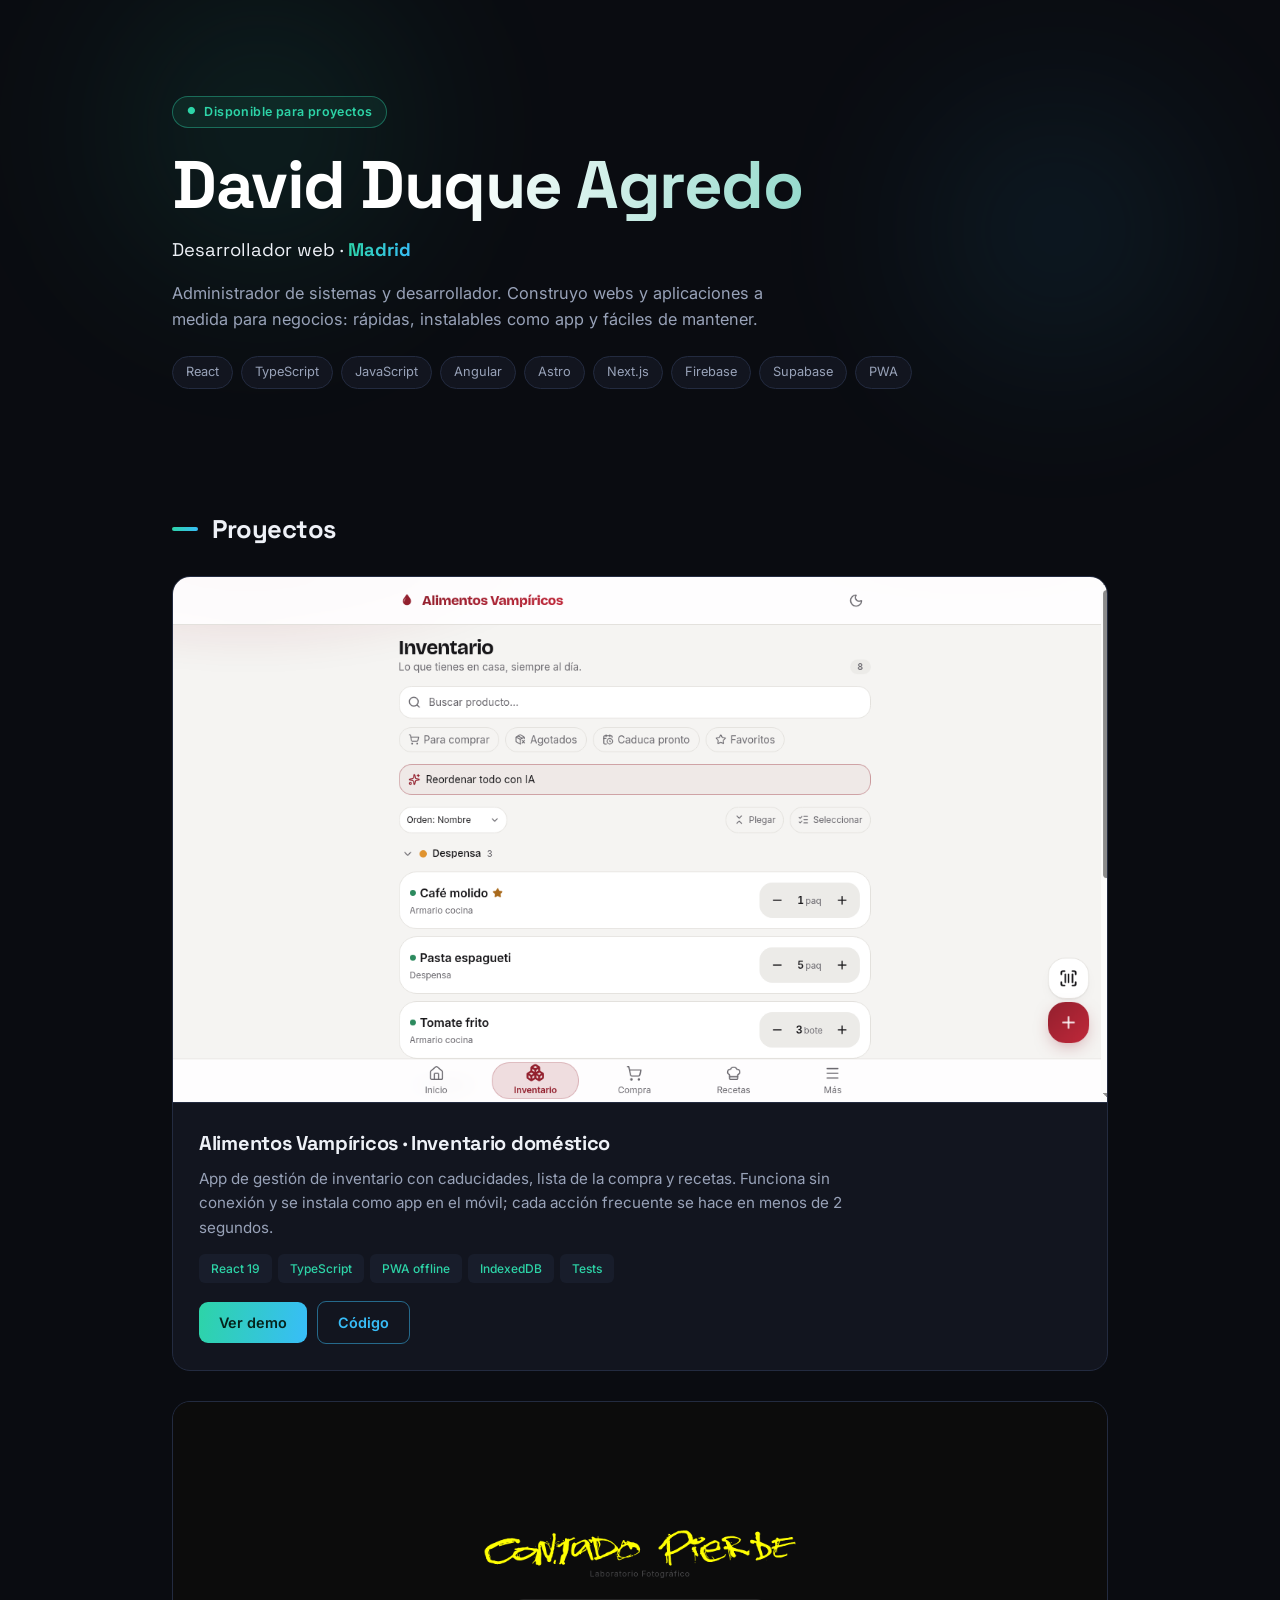
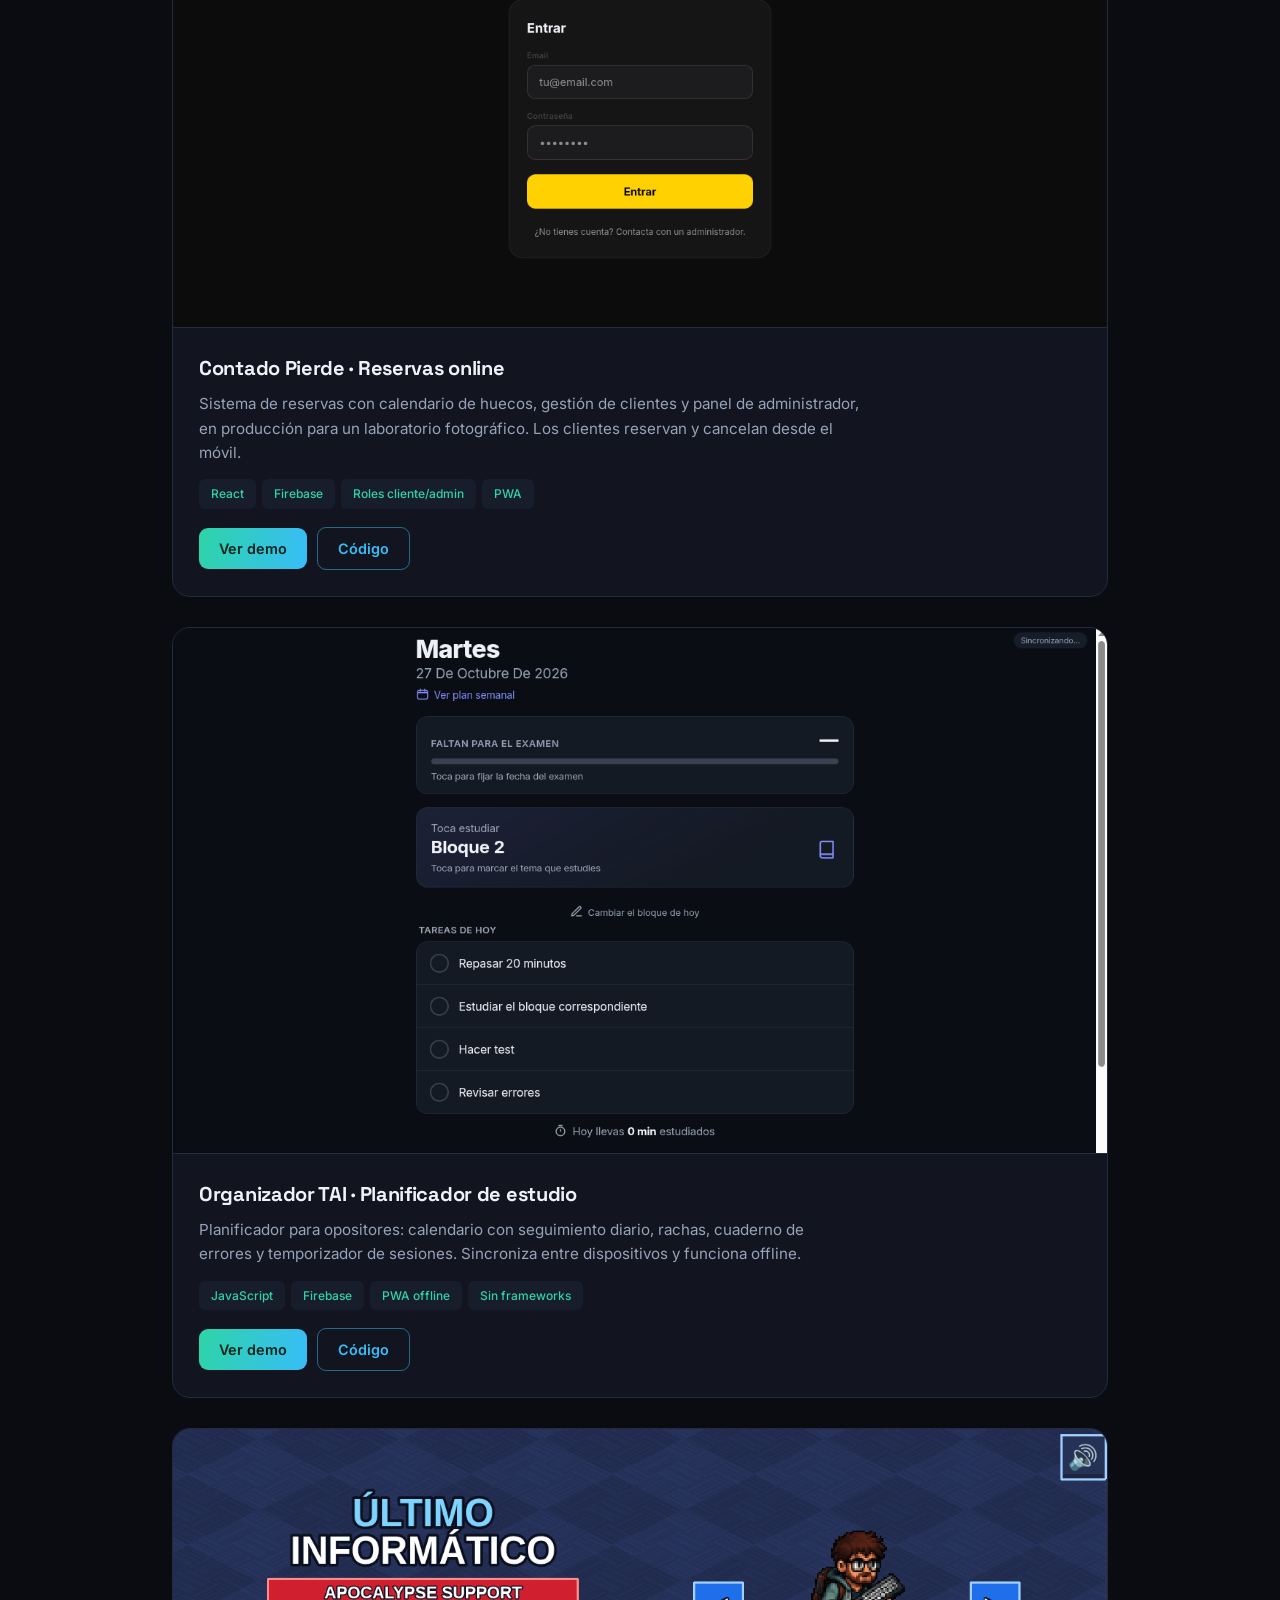
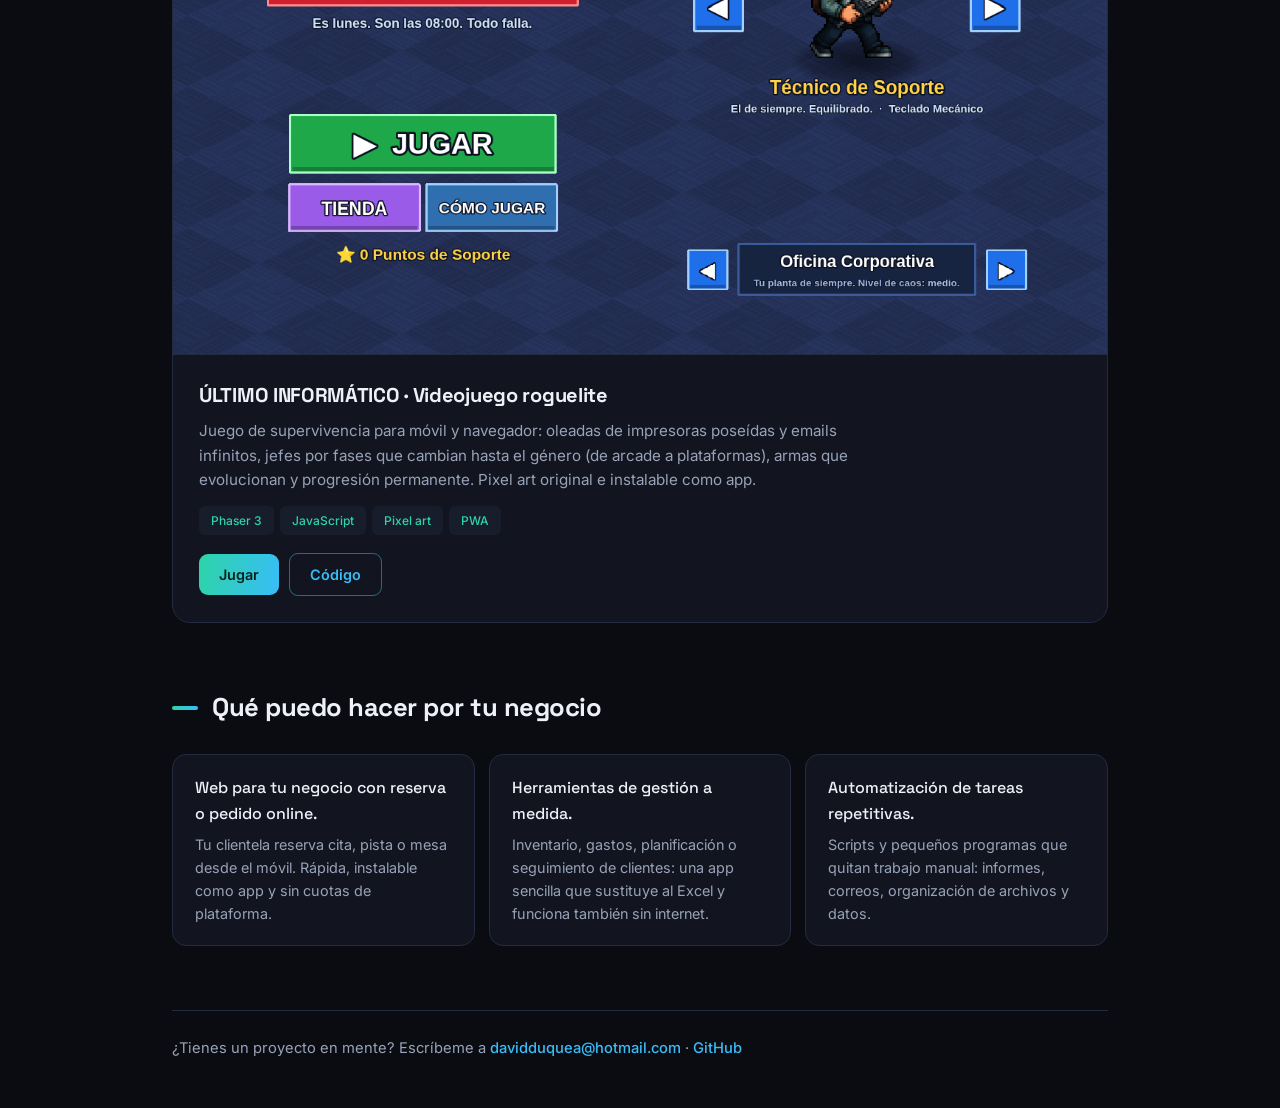
<file: index.html>
<!DOCTYPE html>
<html lang="es">
<head>
<meta charset="UTF-8">
<meta name="viewport" content="width=device-width, initial-scale=1.0">
<title>David Duque Agredo · Desarrollador web</title>
<meta name="description" content="Portfolio de David Duque Agredo, desarrollador web en Madrid. Webs para negocios, apps de gestión a medida y automatización.">
<link rel="preconnect" href="https://fonts.googleapis.com">
<link rel="preconnect" href="https://fonts.gstatic.com" crossorigin>
<link href="https://fonts.googleapis.com/css2?family=Space+Grotesk:wght@400;500;700&family=Inter:wght@400;500;600&display=swap" rel="stylesheet">
<style>
  :root {
    --bg:#0a0c11; --panel:#12151f; --panel2:#181d2b; --line:#232b40;
    --txt:#eef1f7; --mut:#98a2b8;
    --acc:#38bdf8; --acc2:#2dd4a7;
    --grad:linear-gradient(100deg,var(--acc2),var(--acc));
  }
  * { margin:0; padding:0; box-sizing:border-box; }
  html { scroll-behavior:smooth; }
  body { background:var(--bg); color:var(--txt); font-family:'Inter',-apple-system,BlinkMacSystemFont,"Segoe UI",Roboto,sans-serif; line-height:1.6; overflow-x:hidden; }
  ::selection { background:rgba(45,212,167,.35); }
  .wrap { max-width:980px; margin:0 auto; padding:0 22px; }

  /* cabecera con aura */
  header { position:relative; padding:96px 0 56px; }
  header::before, header::after {
    content:""; position:absolute; border-radius:50%; filter:blur(90px); z-index:-1; opacity:.5;
  }
  header::before { width:420px; height:420px; top:-80px; left:-120px; background:radial-gradient(circle,rgba(45,212,167,.35),transparent 65%); animation:flotar 11s ease-in-out infinite; }
  header::after { width:380px; height:380px; top:40px; right:-140px; background:radial-gradient(circle,rgba(56,189,248,.30),transparent 65%); animation:flotar 13s ease-in-out infinite reverse; }
  @keyframes flotar { 0%,100%{transform:translate(0,0) scale(1);} 50%{transform:translate(30px,24px) scale(1.08);} }

  .pill { display:inline-block; font-size:.78rem; font-weight:600; letter-spacing:.4px; color:var(--acc2);
    border:1px solid rgba(45,212,167,.4); background:rgba(45,212,167,.08); padding:5px 14px; border-radius:999px; margin-bottom:22px; }
  .pill::before { content:"●"; margin-right:8px; font-size:.6rem; vertical-align:2px; animation:latido 2.2s ease-in-out infinite; }
  @keyframes latido { 0%,100%{opacity:1;} 50%{opacity:.35;} }

  h1 { font-family:'Space Grotesk',sans-serif; font-size:clamp(2.6rem,7vw,4.2rem); font-weight:700; letter-spacing:-1.5px; line-height:1.05;
    background:linear-gradient(100deg,#fff 30%,#8fd8c9 70%,#7cc7f5); -webkit-background-clip:text; background-clip:text; -webkit-text-fill-color:transparent; }
  .tag { font-family:'Space Grotesk',sans-serif; font-size:1.15rem; margin-top:14px; color:var(--txt); }
  .tag b { background:var(--grad); -webkit-background-clip:text; background-clip:text; -webkit-text-fill-color:transparent; }
  .intro { color:var(--mut); max-width:620px; margin-top:16px; font-size:1.02rem; }
  .badges { margin-top:24px; display:flex; flex-wrap:wrap; gap:8px; }
  .badge { background:var(--panel); border:1px solid var(--line); color:var(--mut); font-size:.8rem; padding:5px 13px; border-radius:999px; transition:all .25s ease; }
  .badge:hover { color:var(--txt); border-color:var(--acc2); transform:translateY(-2px); }

  h2 { font-family:'Space Grotesk',sans-serif; font-size:1.6rem; letter-spacing:-.5px; margin:64px 0 26px; display:flex; align-items:center; gap:14px; }
  h2::before { content:""; width:26px; height:4px; border-radius:2px; background:var(--grad); flex:none; }

  /* tarjetas escaparate */
  .proj { background:var(--panel); border:1px solid var(--line); border-radius:18px; overflow:hidden; margin-bottom:30px;
    transition:transform .3s ease, border-color .3s ease, box-shadow .3s ease; }
  .proj:hover { transform:translateY(-5px); border-color:rgba(45,212,167,.45); box-shadow:0 18px 50px -18px rgba(0,0,0,.7), 0 0 0 1px rgba(45,212,167,.12); }
  .proj-img { overflow:hidden; border-bottom:1px solid var(--line); }
  .proj img { width:100%; aspect-ratio:16/9; object-fit:cover; object-position:top; display:block; transition:transform .5s ease; }
  .proj:hover img { transform:scale(1.035); }
  .proj-body { padding:24px 26px 26px; }
  .proj h3 { font-family:'Space Grotesk',sans-serif; font-size:1.25rem; letter-spacing:-.3px; margin-bottom:8px; }
  .proj p { color:var(--mut); font-size:.95rem; max-width:660px; }
  .tech { margin:14px 0 18px; display:flex; flex-wrap:wrap; gap:6px; }
  .tech span { background:var(--panel2); color:var(--acc2); font-size:.75rem; font-weight:500; padding:4px 11px; border-radius:6px; border:1px solid transparent; }
  .btns a { display:inline-block; text-decoration:none; font-size:.9rem; font-weight:600; padding:9px 20px; border-radius:9px; margin-right:10px; transition:all .25s ease; }
  .btns .demo { background:var(--grad); color:#06231c; }
  .btns .demo:hover { filter:brightness(1.1); transform:translateY(-2px); box-shadow:0 8px 22px -8px rgba(45,212,167,.55); }
  .btns .code { background:transparent; color:var(--acc); border:1px solid rgba(56,189,248,.5); }
  .btns .code:hover { background:rgba(56,189,248,.1); transform:translateY(-2px); }

  /* servicios */
  ul.serv { list-style:none; display:grid; gap:14px; }
  @media (min-width:720px){ ul.serv { grid-template-columns:repeat(3,1fr); } }
  ul.serv li { background:var(--panel); border:1px solid var(--line); border-radius:14px; padding:20px 22px; position:relative; transition:all .3s ease; }
  ul.serv li::before { content:""; position:absolute; top:0; left:22px; right:22px; height:2px; background:var(--grad); border-radius:2px; opacity:0; transition:opacity .3s ease; }
  ul.serv li:hover { transform:translateY(-4px); border-color:rgba(56,189,248,.4); }
  ul.serv li:hover::before { opacity:1; }
  ul.serv b { color:var(--txt); font-family:'Space Grotesk',sans-serif; font-weight:500; display:block; margin-bottom:6px; }
  ul.serv p { color:var(--mut); font-size:.9rem; }

  footer { margin:64px 0 48px; padding-top:26px; border-top:1px solid var(--line); color:var(--mut); font-size:.92rem; }
  footer a { color:var(--acc); text-decoration:none; font-weight:500; }
  footer a:hover { text-decoration:underline; }

  /* aparición al hacer scroll */
  .reveal { opacity:0; transform:translateY(22px); transition:opacity .7s ease, transform .7s ease; }
  .reveal.visible { opacity:1; transform:none; }
  @media (prefers-reduced-motion:reduce) {
    .reveal { opacity:1; transform:none; transition:none; }
    header::before, header::after, .pill::before { animation:none; }
    html { scroll-behavior:auto; }
  }
  .nojs .reveal { opacity:1; transform:none; }
</style>
<noscript><style>.reveal{opacity:1 !important;transform:none !important}</style></noscript>
</head>
<body>
<div class="wrap">
  <header>
    <span class="pill">Disponible para proyectos</span>
    <h1>David Duque Agredo</h1>
    <div class="tag">Desarrollador web · <b>Madrid</b></div>
    <p class="intro">Administrador de sistemas y desarrollador. Construyo webs y aplicaciones a medida para negocios: rápidas, instalables como app y fáciles de mantener.</p>
    <div class="badges">
      <span class="badge">React</span><span class="badge">TypeScript</span><span class="badge">JavaScript</span>
      <span class="badge">Angular</span><span class="badge">Astro</span><span class="badge">Next.js</span>
      <span class="badge">Firebase</span><span class="badge">Supabase</span><span class="badge">PWA</span>
    </div>
  </header>

  <h2>Proyectos</h2>

  <div class="proj reveal">
    <div class="proj-img"><img src="img/supervampiros.png" alt="Captura de Alimentos Vampíricos"></div>
    <div class="proj-body">
      <h3>Alimentos Vampíricos · Inventario doméstico</h3>
      <p>App de gestión de inventario con caducidades, lista de la compra y recetas. Funciona sin conexión y se instala como app en el móvil; cada acción frecuente se hace en menos de 2 segundos.</p>
      <div class="tech"><span>React 19</span><span>TypeScript</span><span>PWA offline</span><span>IndexedDB</span><span>Tests</span></div>
      <div class="btns"><a class="demo" href="supervampiros/">Ver demo</a><a class="code" href="https://github.com/kagobio/superVampiros">Código</a></div>
    </div>
  </div>

  <div class="proj reveal">
    <div class="proj-img"><img src="img/contado-pierde.png" alt="Captura de Contado Pierde"></div>
    <div class="proj-body">
      <h3>Contado Pierde · Reservas online</h3>
      <p>Sistema de reservas con calendario de huecos, gestión de clientes y panel de administrador, en producción para un laboratorio fotográfico. Los clientes reservan y cancelan desde el móvil.</p>
      <div class="tech"><span>React</span><span>Firebase</span><span>Roles cliente/admin</span><span>PWA</span></div>
      <div class="btns"><a class="demo" href="contado-pierde/">Ver demo</a><a class="code" href="https://github.com/kagobio/contado-pierde">Código</a></div>
    </div>
  </div>

  <div class="proj reveal">
    <div class="proj-img"><img src="img/organizadortai.png" alt="Captura del Organizador TAI"></div>
    <div class="proj-body">
      <h3>Organizador TAI · Planificador de estudio</h3>
      <p>Planificador para opositores: calendario con seguimiento diario, rachas, cuaderno de errores y temporizador de sesiones. Sincroniza entre dispositivos y funciona offline.</p>
      <div class="tech"><span>JavaScript</span><span>Firebase</span><span>PWA offline</span><span>Sin frameworks</span></div>
      <div class="btns"><a class="demo" href="organizadortai/">Ver demo</a><a class="code" href="https://github.com/kagobio/organizadorTAI">Código</a></div>
    </div>
  </div>

  <div class="proj reveal">
    <div class="proj-img"><img src="img/ultimo-informatico.png" alt="Captura de ÚLTIMO INFORMÁTICO"></div>
    <div class="proj-body">
      <h3>ÚLTIMO INFORMÁTICO · Videojuego roguelite</h3>
      <p>Juego de supervivencia para móvil y navegador: oleadas de impresoras poseídas y emails infinitos, jefes por fases que cambian hasta el género (de arcade a plataformas), armas que evolucionan y progresión permanente. Pixel art original e instalable como app.</p>
      <div class="tech"><span>Phaser 3</span><span>JavaScript</span><span>Pixel art</span><span>PWA</span></div>
      <div class="btns"><a class="demo" href="ultimo-informatico/">Jugar</a><a class="code" href="https://github.com/kagobio/ultimo-informatico">Código</a></div>
    </div>
  </div>

  <h2 class="reveal">Qué puedo hacer por tu negocio</h2>
  <ul class="serv">
    <li class="reveal"><b>Web para tu negocio con reserva o pedido online.</b><p>Tu clientela reserva cita, pista o mesa desde el móvil. Rápida, instalable como app y sin cuotas de plataforma.</p></li>
    <li class="reveal"><b>Herramientas de gestión a medida.</b><p>Inventario, gastos, planificación o seguimiento de clientes: una app sencilla que sustituye al Excel y funciona también sin internet.</p></li>
    <li class="reveal"><b>Automatización de tareas repetitivas.</b><p>Scripts y pequeños programas que quitan trabajo manual: informes, correos, organización de archivos y datos.</p></li>
  </ul>

  <footer>
    ¿Tienes un proyecto en mente? Escríbeme a <a href="mailto:davidduquea@hotmail.com">davidduquea@hotmail.com</a> ·
    <a href="https://github.com/kagobio">GitHub</a>
  </footer>
</div>
<script>
  const io = new IntersectionObserver((es) => es.forEach((e) => { if (e.isIntersecting) { e.target.classList.add('visible'); io.unobserve(e.target); } }), { threshold: .12 });
  document.querySelectorAll('.reveal').forEach((el, i) => { el.style.transitionDelay = (i % 3) * 70 + 'ms'; io.observe(el); });
</script>
</body>
</html>
</file>
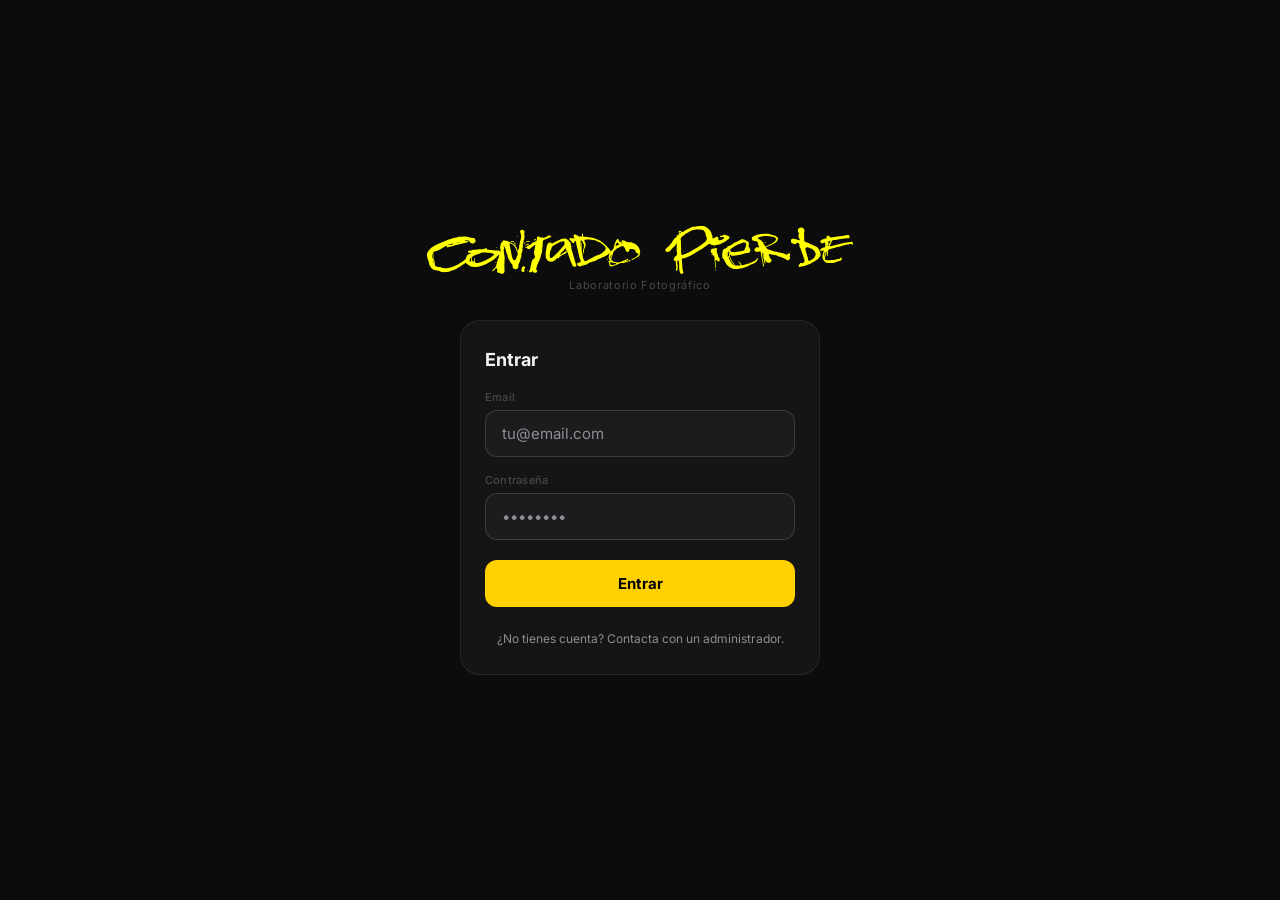
<file: contado-pierde/index.html>
<!DOCTYPE html>
<html lang="es">
<head>
  <meta charset="UTF-8">
  <meta name="viewport" content="width=device-width, initial-scale=1.0, maximum-scale=1.0, user-scalable=no">
  <meta name="apple-mobile-web-app-capable" content="yes">
  <meta name="apple-mobile-web-app-status-bar-style" content="black">
  <meta name="apple-mobile-web-app-title" content="Contado Pierde">
  <meta name="theme-color" content="#0a0a0a">
  <meta name="mobile-web-app-capable" content="yes">
  <meta name="format-detection" content="telephone=no">
  <!-- iOS splash: prevent white flash on launch -->
  <style>body { background: #0a0a0a; }</style>
  <meta name="description" content="Reservas del laboratorio Contado Pierde">
  <title>Contado Pierde</title>
  <link rel="manifest" href="manifest.json">
  <link rel="preconnect" href="https://fonts.googleapis.com">
  <link rel="preconnect" href="https://fonts.gstatic.com" crossorigin>
  <link href="https://fonts.googleapis.com/css2?family=Inter:wght@400;500;600;700;800;900&display=swap" rel="stylesheet">
  <script type="module" crossorigin src="/contado-pierde/assets/index-4EbVLliR.js"></script>
  <link rel="stylesheet" crossorigin href="/contado-pierde/assets/index-DHj9Gi_M.css">
</head>
<body>
  <div id="root"></div>
  <script>
    if ('serviceWorker' in navigator) {
      window.addEventListener("load", () => navigator.serviceWorker.register("sw.js"));
    }
  </script>
</body>
</html>
</file>
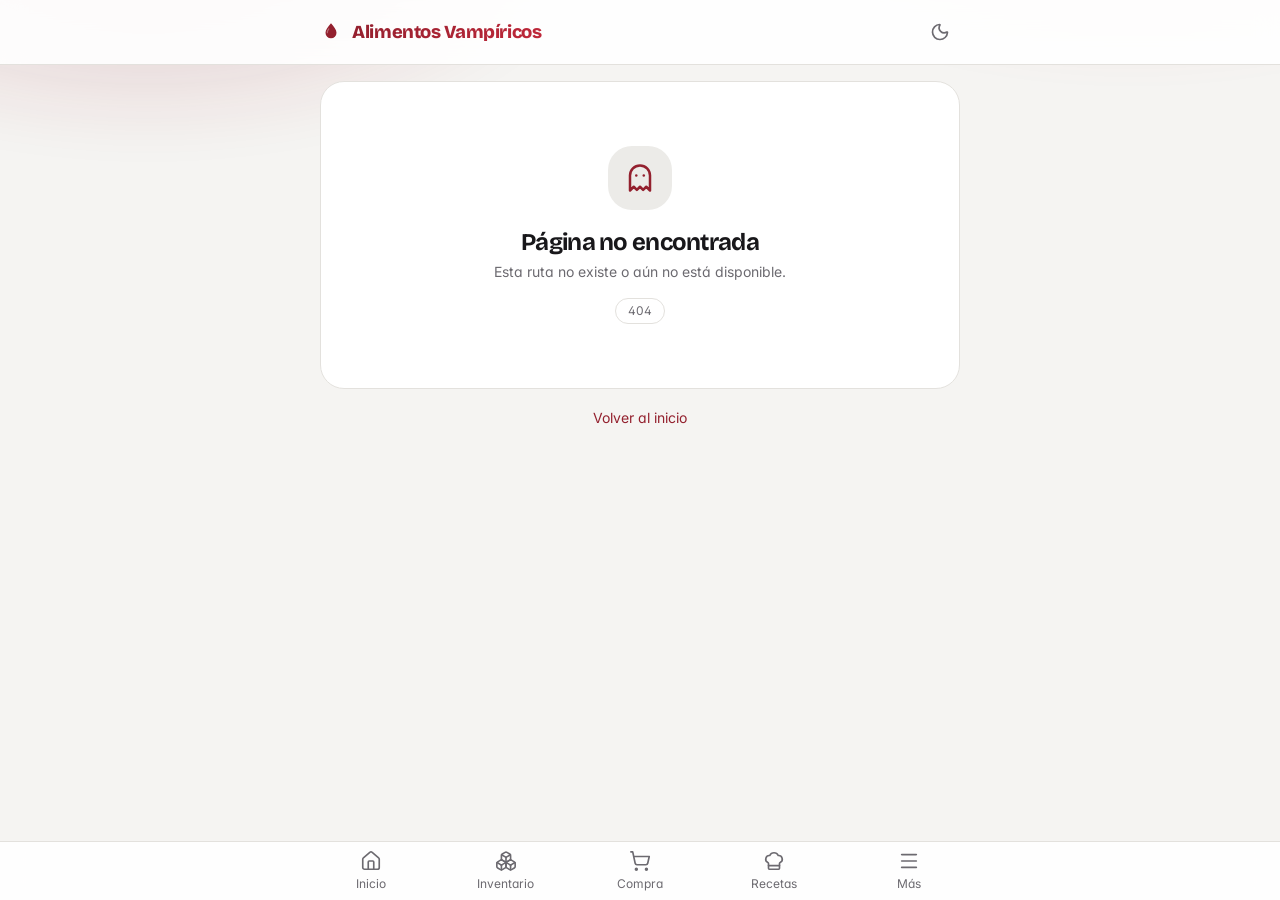
<file: supervampiros/index.html>
<!doctype html>
<html lang="es" data-theme="light">
  <head>
    <meta charset="UTF-8" />
    <link rel="icon" type="image/svg+xml" href="/supervampiros/favicon.svg" />
    <link rel="apple-touch-icon" href="/supervampiros/apple-touch-icon.png" />
    <meta name="viewport" content="width=device-width, initial-scale=1.0, viewport-fit=cover" />
    <meta name="theme-color" content="#F5F4F2" />
    <meta name="description" content="Sistema de gestión de inventario doméstico." />
    <link rel="preconnect" href="https://fonts.googleapis.com" />
    <link rel="preconnect" href="https://fonts.gstatic.com" crossorigin />
    <link
      href="https://fonts.googleapis.com/css2?family=Bricolage+Grotesque:opsz,wght@12..96,500;12..96,600;12..96,700;12..96,800&family=Inter:wght@400;500;600;700;800&display=swap"
      rel="stylesheet"
    />
    <title>Alimentos Vampíricos</title>
    <script type="module" crossorigin src="/supervampiros/assets/index-B7beJ93z.js"></script>
    <link rel="stylesheet" crossorigin href="/supervampiros/assets/index-Cuu8Ulvl.css">
  <link rel="manifest" href="/supervampiros/manifest.webmanifest"><script id="vite-plugin-pwa:register-sw" src="/supervampiros/registerSW.js"></script></head>
  <body>
    <div id="root"></div>
  </body>
</html>
</file>
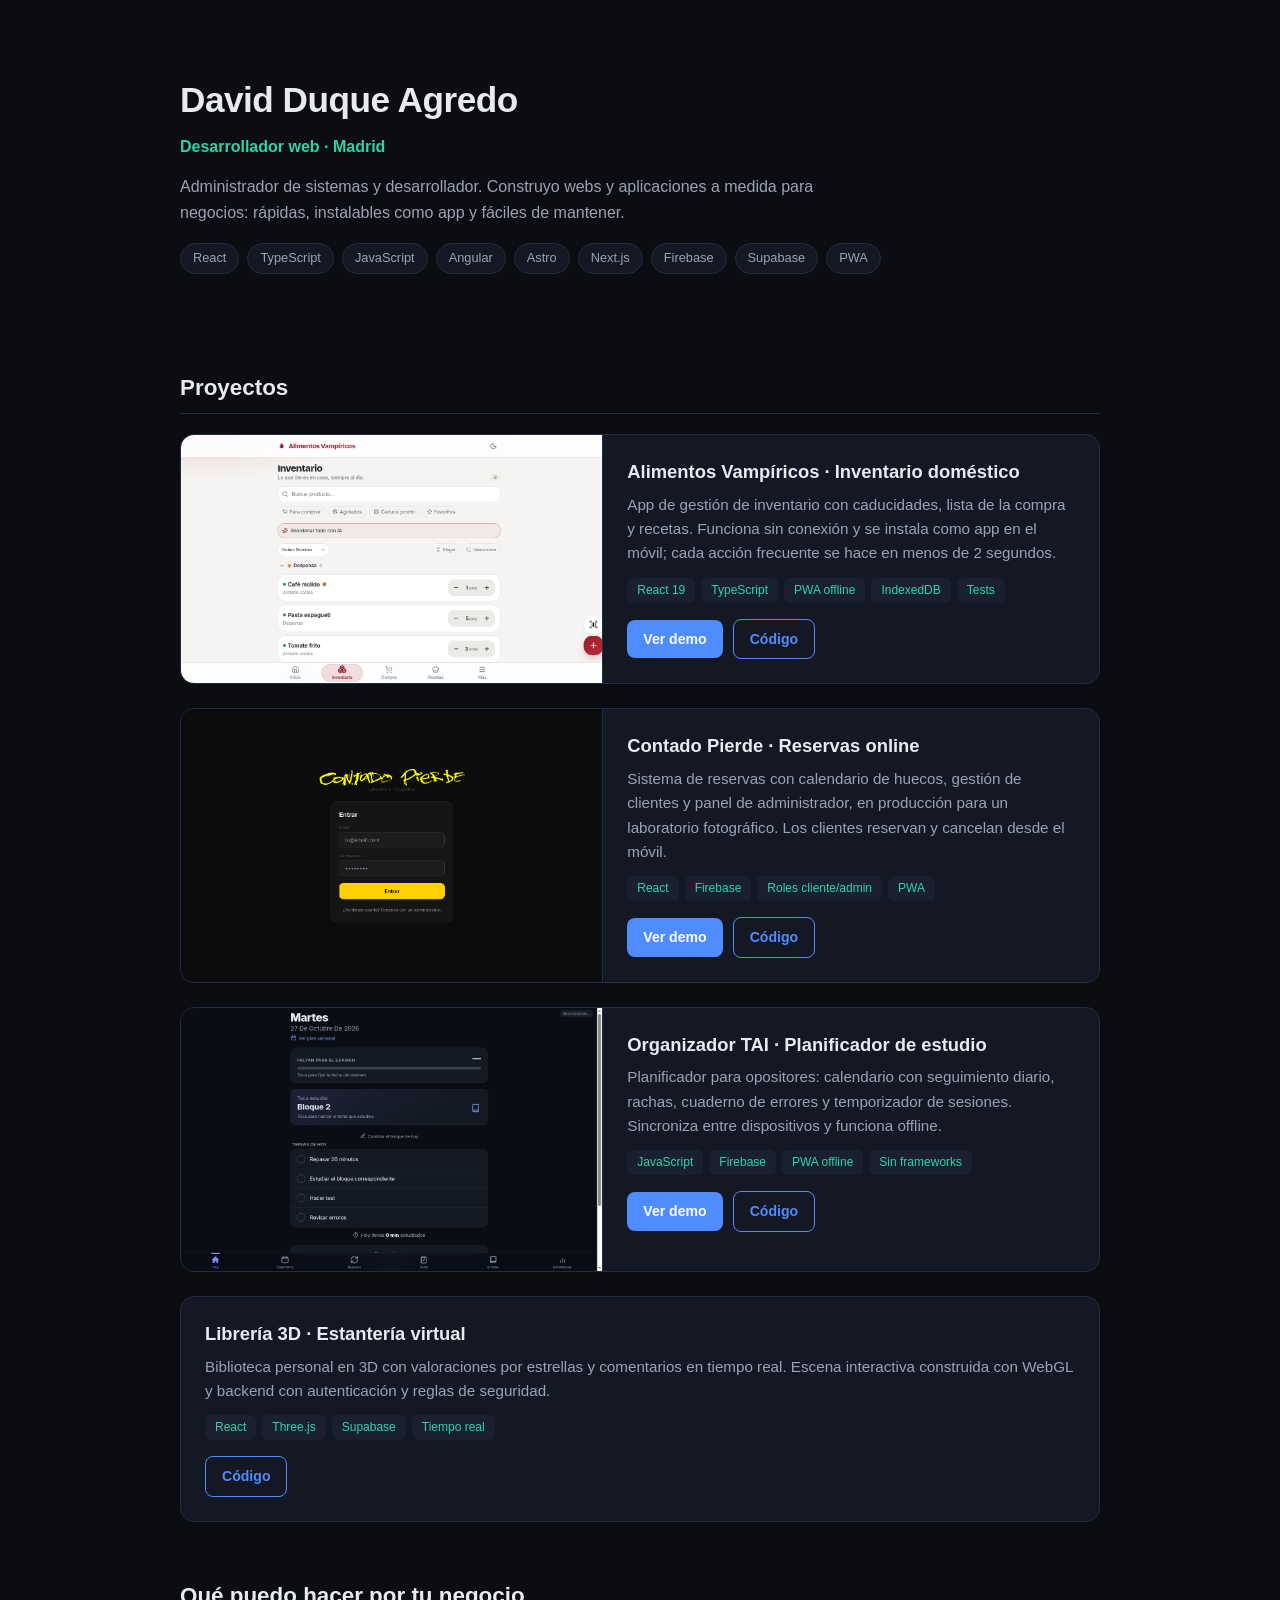
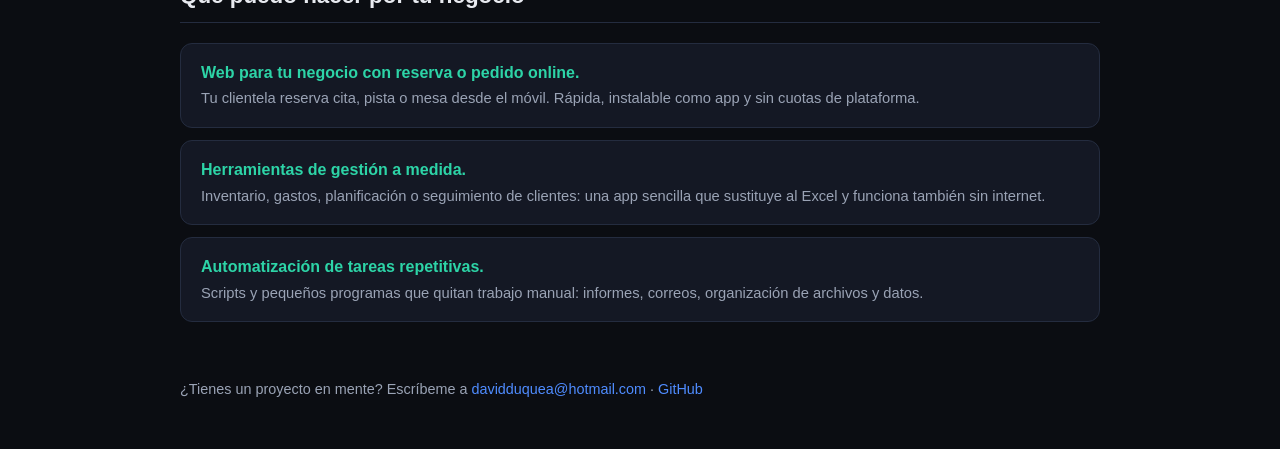
<file: 1-index.html>
<!DOCTYPE html>
<html lang="es">
<head>
<meta charset="UTF-8">
<meta name="viewport" content="width=device-width, initial-scale=1.0">
<title>David Duque Agredo · Desarrollador web</title>
<meta name="description" content="Portfolio de David Duque Agredo, desarrollador web en Madrid. Webs para negocios, apps de gestión a medida y automatización.">
<style>
  :root { --bg:#0b0d12; --panel:#141824; --panel2:#1a2030; --txt:#e8eaf0; --mut:#9aa3b5; --acc:#4f8cff; --acc2:#2dd4a7; }
  * { margin:0; padding:0; box-sizing:border-box; }
  body { background:var(--bg); color:var(--txt); font-family:-apple-system,BlinkMacSystemFont,"Segoe UI",Roboto,"Helvetica Neue",Arial,sans-serif; line-height:1.6; }
  .wrap { max-width:960px; margin:0 auto; padding:0 20px; }
  header { padding:72px 0 40px; }
  h1 { font-size:2.2rem; letter-spacing:-.5px; }
  .tag { color:var(--acc2); font-weight:600; margin-top:6px; }
  .intro { color:var(--mut); max-width:640px; margin-top:14px; }
  .badges { margin-top:18px; display:flex; flex-wrap:wrap; gap:8px; }
  .badge { background:var(--panel); border:1px solid #242c3f; color:var(--mut); font-size:.8rem; padding:4px 12px; border-radius:999px; }
  h2 { font-size:1.4rem; margin:56px 0 20px; padding-bottom:8px; border-bottom:1px solid #242c3f; }
  .proj { background:var(--panel); border:1px solid #242c3f; border-radius:14px; overflow:hidden; margin-bottom:24px; display:flex; flex-direction:column; }
  .proj img { width:100%; display:block; border-bottom:1px solid #242c3f; }
  .proj-body { padding:22px 24px 24px; }
  .proj h3 { font-size:1.15rem; margin-bottom:6px; }
  .proj p { color:var(--mut); font-size:.95rem; }
  .tech { margin:12px 0 16px; display:flex; flex-wrap:wrap; gap:6px; }
  .tech span { background:var(--panel2); color:var(--acc2); font-size:.75rem; padding:3px 10px; border-radius:6px; }
  .btns a { display:inline-block; text-decoration:none; font-size:.88rem; font-weight:600; padding:8px 16px; border-radius:8px; margin-right:10px; }
  .btns .demo { background:var(--acc); color:#fff; }
  .btns .code { background:transparent; color:var(--acc); border:1px solid var(--acc); }
  ul.serv { list-style:none; }
  ul.serv li { background:var(--panel); border:1px solid #242c3f; border-radius:12px; padding:16px 20px; margin-bottom:12px; }
  ul.serv b { color:var(--acc2); }
  ul.serv p { color:var(--mut); font-size:.92rem; margin-top:2px; }
  footer { margin:56px 0 48px; color:var(--mut); font-size:.9rem; }
  footer a { color:var(--acc); text-decoration:none; }
  @media (min-width:720px){ .proj{flex-direction:row;} .proj img{width:46%;border-bottom:none;border-right:1px solid #242c3f;object-fit:cover;} .proj-body{flex:1;} }
</style>
</head>
<body>
<div class="wrap">
  <header>
    <h1>David Duque Agredo</h1>
    <div class="tag">Desarrollador web · Madrid</div>
    <p class="intro">Administrador de sistemas y desarrollador. Construyo webs y aplicaciones a medida para negocios: rápidas, instalables como app y fáciles de mantener.</p>
    <div class="badges">
      <span class="badge">React</span><span class="badge">TypeScript</span><span class="badge">JavaScript</span>
      <span class="badge">Angular</span><span class="badge">Astro</span><span class="badge">Next.js</span>
      <span class="badge">Firebase</span><span class="badge">Supabase</span><span class="badge">PWA</span>
    </div>
  </header>

  <h2>Proyectos</h2>

  <div class="proj">
    <img src="img/supervampiros.png" alt="Captura de Alimentos Vampíricos">
    <div class="proj-body">
      <h3>Alimentos Vampíricos · Inventario doméstico</h3>
      <p>App de gestión de inventario con caducidades, lista de la compra y recetas. Funciona sin conexión y se instala como app en el móvil; cada acción frecuente se hace en menos de 2 segundos.</p>
      <div class="tech"><span>React 19</span><span>TypeScript</span><span>PWA offline</span><span>IndexedDB</span><span>Tests</span></div>
      <div class="btns"><a class="demo" href="supervampiros/">Ver demo</a><a class="code" href="https://github.com/kagobio/superVampiros">Código</a></div>
    </div>
  </div>

  <div class="proj">
    <img src="img/contado-pierde.png" alt="Captura de Contado Pierde">
    <div class="proj-body">
      <h3>Contado Pierde · Reservas online</h3>
      <p>Sistema de reservas con calendario de huecos, gestión de clientes y panel de administrador, en producción para un laboratorio fotográfico. Los clientes reservan y cancelan desde el móvil.</p>
      <div class="tech"><span>React</span><span>Firebase</span><span>Roles cliente/admin</span><span>PWA</span></div>
      <div class="btns"><a class="demo" href="contado-pierde/">Ver demo</a><a class="code" href="https://github.com/kagobio/contado-pierde">Código</a></div>
    </div>
  </div>

  <div class="proj">
    <img src="img/organizadortai.png" alt="Captura del Organizador TAI">
    <div class="proj-body">
      <h3>Organizador TAI · Planificador de estudio</h3>
      <p>Planificador para opositores: calendario con seguimiento diario, rachas, cuaderno de errores y temporizador de sesiones. Sincroniza entre dispositivos y funciona offline.</p>
      <div class="tech"><span>JavaScript</span><span>Firebase</span><span>PWA offline</span><span>Sin frameworks</span></div>
      <div class="btns"><a class="demo" href="organizadortai/">Ver demo</a><a class="code" href="https://github.com/kagobio/organizadorTAI">Código</a></div>
    </div>
  </div>

  <div class="proj">
    <div class="proj-body">
      <h3>Librería 3D · Estantería virtual</h3>
      <p>Biblioteca personal en 3D con valoraciones por estrellas y comentarios en tiempo real. Escena interactiva construida con WebGL y backend con autenticación y reglas de seguridad.</p>
      <div class="tech"><span>React</span><span>Three.js</span><span>Supabase</span><span>Tiempo real</span></div>
      <div class="btns"><a class="code" href="https://github.com/kagobio/Libreria">Código</a></div>
    </div>
  </div>

  <h2>Qué puedo hacer por tu negocio</h2>
  <ul class="serv">
    <li><b>Web para tu negocio con reserva o pedido online.</b><p>Tu clientela reserva cita, pista o mesa desde el móvil. Rápida, instalable como app y sin cuotas de plataforma.</p></li>
    <li><b>Herramientas de gestión a medida.</b><p>Inventario, gastos, planificación o seguimiento de clientes: una app sencilla que sustituye al Excel y funciona también sin internet.</p></li>
    <li><b>Automatización de tareas repetitivas.</b><p>Scripts y pequeños programas que quitan trabajo manual: informes, correos, organización de archivos y datos.</p></li>
  </ul>

  <footer>
    ¿Tienes un proyecto en mente? Escríbeme a <a href="mailto:davidduquea@hotmail.com">davidduquea@hotmail.com</a> ·
    <a href="https://github.com/kagobio">GitHub</a>
  </footer>
</div>
</body>
</html>
</file>
<file: contado-pierde/assets/index-DHj9Gi_M.css>
:root{--bg:#0c0c0c;--bg2:#151515;--bg3:#1c1c1e;--bg4:#252528;--border:#ffffff12;--border2:#ffffff24;--accent:#ffd100;--accent-dim:#ffd1001a;--accent-hover:#ffe033;--slot-available:#34c759;--slot-available-dim:#34c7591a;--slot-mine:#ffd100;--slot-mine-dim:#ffd1001f;--slot-occupied:#ffffff0a;--slot-past:transparent;--text:#f2f2f7;--text2:#8e8e93;--muted:#48484a;--muted2:#2c2c2e;--danger:#ff453a;--success:#34c759;--warning:#ffd60a}*{box-sizing:border-box;-webkit-tap-highlight-color:transparent;margin:0;padding:0}button{color:inherit;font-family:inherit;font-size:inherit;cursor:pointer;touch-action:manipulation;-webkit-user-select:none;user-select:none;background:0 0;border:none;transition:transform .1s,opacity .1s}button:active:not(:disabled){opacity:.85;transform:scale(.96)}html{overflow-x:hidden}body{background:var(--bg);color:var(--text);overscroll-behavior:none;-webkit-font-smoothing:antialiased;-moz-osx-font-smoothing:grayscale;touch-action:manipulation;-webkit-user-select:none;user-select:none;max-width:100vw;min-height:100dvh;font-family:Inter,system-ui,-apple-system,sans-serif;overflow-x:hidden}#root{min-height:100dvh}button{cursor:pointer;background:0 0;border:none;font-family:inherit}input,select,textarea{-webkit-user-select:text;user-select:text;touch-action:auto;font-family:inherit}a{color:inherit;text-decoration:none}@keyframes spin{to{transform:rotate(360deg)}}@keyframes fadeIn{0%{opacity:0}to{opacity:1}}@keyframes slideUp{0%{opacity:0;transform:translateY(100%)}to{opacity:1;transform:translateY(0)}}@keyframes slideDown{0%{opacity:0;transform:translateY(-12px)}to{opacity:1;transform:translateY(0)}}@keyframes pulse{0%,to{opacity:1}50%{opacity:.4}}@keyframes popIn{0%{opacity:0;transform:scale(.82)}to{opacity:1;transform:scale(1)}}@keyframes checkDraw{0%{stroke-dashoffset:60px}to{stroke-dashoffset:0}}@keyframes cardIn{0%{opacity:0;transform:translateY(10px)}to{opacity:1;transform:translateY(0)}}@keyframes shimmer{0%{background-position:-200% 0}to{background-position:200% 0}}@keyframes slideInRight{0%{opacity:0;transform:translate(32px)}to{opacity:1;transform:translate(0)}}@keyframes slideInLeft{0%{opacity:0;transform:translate(-32px)}to{opacity:1;transform:translate(0)}}.spinner{border:3px solid var(--border);border-top-color:var(--accent);border-radius:50%;flex-shrink:0;width:32px;height:32px;animation:.7s linear infinite spin}.spinner.sm{border-width:2px;width:18px;height:18px}.loading-screen{flex-direction:column;justify-content:center;align-items:center;gap:0;min-height:100dvh;display:flex}.loading-logo-img{filter:brightness(0)saturate()invert(87%)sepia(78%)saturate(775%)hue-rotate(356deg)brightness(106%);width:auto;max-width:60vw;height:36px;animation:.6s both fadeIn}.login-screen{flex-direction:column;justify-content:center;align-items:center;min-height:100dvh;padding:32px 24px;display:flex}.login-brand{text-align:center;flex-direction:column;align-items:center;gap:4px;margin-bottom:28px;display:flex}.login-logo-sheep{filter:brightness(0)saturate()invert(87%)sepia(78%)saturate(775%)hue-rotate(356deg)brightness(106%);width:70px;height:auto}.login-logo-text{filter:brightness(0)saturate()invert(87%)sepia(78%)saturate(775%)hue-rotate(356deg)brightness(106%);width:auto;max-width:90vw;height:48px}.login-brand-sub{letter-spacing:.06em;color:var(--muted);font-size:11px}.login-card{background:var(--bg2);border:1px solid var(--border);border-radius:20px;flex-direction:column;gap:16px;width:100%;max-width:360px;padding:28px 24px;display:flex}.login-title{margin-bottom:4px;font-size:18px;font-weight:700}.login-field{flex-direction:column;gap:6px;display:flex}.login-label{letter-spacing:.02em;color:var(--muted);font-size:11px;font-weight:500}.login-input{background:var(--bg3);border:1px solid var(--border2);color:var(--text);border-radius:12px;outline:none;padding:13px 16px;font-size:15px;transition:border-color .2s}.login-input:focus{border-color:var(--accent)}.login-input::placeholder{color:var(--text2)}.login-btn{background:var(--accent);color:#000;border-radius:12px;margin-top:4px;padding:14px;font-size:15px;font-weight:700;transition:background .15s}.login-btn:hover{background:var(--accent-hover)}.login-btn:disabled{opacity:.5;cursor:not-allowed}.login-error{color:var(--danger);background:#ff47471a;border:1px solid #ff47474d;border-radius:10px;padding:10px 14px;font-size:13px;animation:.2s fadeIn}.login-footer{text-align:center;color:var(--text2);margin-top:8px;font-size:12px}.app-shell{flex-direction:column;height:100dvh;padding-bottom:72px;display:flex;overflow:hidden}.page-scroll{flex:1;min-height:0;animation:.18s both fadeIn;overflow-y:auto}.schedule-screen{flex-direction:column;flex:1;min-height:0;display:flex;overflow:hidden}.schedule-sticky{background:var(--bg);flex-shrink:0}.page-transition-wrap{display:contents}.page-transition-wrap[data-dir=right]>*{animation:.24s cubic-bezier(.22,1,.36,1) both slideInRight}.page-transition-wrap[data-dir=left]>*{animation:.24s cubic-bezier(.22,1,.36,1) both slideInLeft}.page-transition-wrap[data-dir=""]>*{animation:.18s both fadeIn}.topbar{z-index:40;-webkit-backdrop-filter:blur(20px);border-bottom:1px solid var(--border);background:#0c0c0cd9;justify-content:space-between;align-items:center;padding:12px 16px;display:flex;position:sticky;top:0}.topbar-logo-img{filter:brightness(0)saturate()invert(87%)sepia(78%)saturate(775%)hue-rotate(356deg)brightness(106%);width:auto;max-width:45vw;height:24px}.topbar-right{align-items:center;gap:8px;display:flex}.topbar-user-btn{background:var(--bg3);border:1px solid var(--border);border-radius:22px;align-items:center;gap:7px;padding:5px 11px 5px 6px;transition:background .15s,border-color .15s;display:flex}.topbar-user-btn:hover{background:var(--bg4);border-color:var(--border2)}.topbar-avatar{border-radius:50%;flex-shrink:0;justify-content:center;align-items:center;width:24px;height:24px;font-size:11px;font-weight:700;display:flex}.topbar-name{text-overflow:ellipsis;white-space:nowrap;max-width:90px;color:var(--text2);font-size:13px;font-weight:500;overflow:hidden}.topbar-chevron{color:var(--muted);font-size:9px}.sync-dot{background:var(--muted);border-radius:50%;width:6px;height:6px;transition:background .3s}.sync-dot.syncing{background:var(--accent);animation:1s ease-in-out infinite pulse}.sync-dot.ok{background:var(--success)}.sync-dot.error{background:var(--danger)}.navbar{z-index:50;-webkit-backdrop-filter:blur(24px);border-top:1px solid var(--border);height:72px;padding-bottom:env(safe-area-inset-bottom,0);background:#151515e6;display:flex;position:fixed;bottom:0;left:0;right:0}.navbar-tab{color:var(--muted);flex-direction:column;flex:1;justify-content:center;align-items:center;gap:4px;padding:8px 4px;transition:color .2s;display:flex;position:relative}.navbar-tab.active{color:var(--accent)}.navbar-tab.active:after{content:"";background:var(--accent);border-radius:50%;width:4px;height:4px;position:absolute;bottom:10px;left:50%;transform:translate(-50%)}.navbar-tab-icon{width:22px;height:22px}.navbar-tab-label{letter-spacing:.04em;font-size:10px;font-weight:500}.announcement-banner{background:var(--accent-dim);border-bottom:1px solid var(--accent);color:var(--text);padding:10px 16px;font-size:13px;line-height:1.4}.reminder-banner{color:var(--success);background:#39d3531a;border-bottom:1px solid #39d3534d;align-items:center;gap:10px;padding:10px 16px;font-size:13px;animation:.3s slideDown;display:flex}.reminder-banner-icon{flex-shrink:0;font-size:18px}.week-strip-wrap{background:var(--bg);border-bottom:1px solid var(--border);padding:10px 16px 12px}.week-strip-header{justify-content:space-between;align-items:center;margin-bottom:10px;display:flex}.week-strip-month{color:var(--text);text-transform:capitalize;font-size:13px;font-weight:600}.week-nav{align-items:center;gap:4px;display:flex}.week-nav-btn{border:1px solid var(--border);width:28px;height:28px;color:var(--text2);border-radius:8px;justify-content:center;align-items:center;font-size:15px;transition:all .15s;display:flex;position:relative}.week-nav-btn:before{content:"";position:absolute;inset:-8px}.week-nav-btn:hover{border-color:var(--border2);color:var(--text)}.week-nav-btn:disabled{opacity:.25;cursor:not-allowed}.week-nav-today{color:var(--accent);letter-spacing:.04em;border:1px solid #ffd1004d;border-radius:8px;padding:4px 10px;font-size:11px;font-weight:600}.week-days{grid-template-columns:repeat(7,1fr);gap:4px;display:grid}.week-day{cursor:pointer;border:1px solid #0000;border-radius:12px;flex-direction:column;align-items:center;gap:4px;padding:8px 4px 7px;transition:all .15s;display:flex}.week-day:hover{background:var(--bg3)}.week-day.active{background:var(--accent)}.week-day-name{color:var(--text2);text-transform:uppercase;letter-spacing:.04em;font-size:10px;font-weight:600}.week-day.active .week-day-name{color:#0000008c}.week-day-num{color:var(--text);font-size:17px;font-weight:700}.week-day.active .week-day-num{color:#000}.week-day.today:not(.active) .week-day-num{color:var(--accent)}.week-day-dot{background:var(--accent);border-radius:50%;width:4px;height:4px}.week-day.active .week-day-dot{background:#0006}.week-day.beyond-limit{opacity:.25;cursor:default}.category-filter{scrollbar-width:none;gap:6px;padding:8px 16px 10px;display:flex;overflow-x:auto}.category-filter::-webkit-scrollbar{display:none}.cat-pill{background:var(--bg3);border:1px solid var(--border);color:var(--text2);white-space:nowrap;border-radius:100px;flex-shrink:0;padding:7px 16px;font-size:13px;font-weight:500;transition:all .15s}.cat-pill:hover{background:var(--bg4);color:var(--text);border-color:var(--border2)}.cat-pill.active{background:var(--accent);border-color:var(--accent);color:#000;font-weight:600}.resource-grid{flex-direction:column;gap:10px;padding:10px 12px 24px;display:flex}@media (width>=600px){.resource-grid{grid-template-columns:1fr 1fr;display:grid}}@media (width>=960px){.resource-grid{grid-template-columns:1fr 1fr 1fr}}.skeleton-card{background:var(--bg2);border:1px solid var(--border);border-radius:14px;overflow:hidden}.skeleton-card-header{align-items:center;gap:12px;padding:13px 14px;display:flex}.skeleton-box{background:linear-gradient(90deg, var(--bg3) 25%, var(--bg4) 50%, var(--bg3) 75%);background-size:200% 100%;animation:1.4s infinite shimmer}.resource-card{background:var(--bg2);border:1px solid var(--border);border-radius:14px;transition:border-color .2s;animation:.35s cubic-bezier(.22,1,.36,1) both cardIn;overflow:hidden}.resource-card:hover{border-color:var(--border2)}.resource-card-header{background:linear-gradient(90deg, var(--cat-color,transparent) 0%, transparent 70%);text-align:left;cursor:pointer;width:100%;color:inherit;border:none;align-items:center;gap:12px;padding:16px;display:flex}.resource-card-chevron{color:var(--muted);font-size:14px;transition:transform .2s;transform:rotate(0)}.resource-card-chevron.open{color:var(--text2);transform:rotate(90deg)}.resource-icon{border-radius:12px;flex-shrink:0;justify-content:center;align-items:center;width:44px;height:44px;display:flex}.resource-icon svg{width:22px;height:22px}.resource-card-name{color:var(--text);font-size:15px;font-weight:800;line-height:1.3}.resource-card-cat{color:var(--text2);margin-top:3px;font-size:11px;font-weight:500}.resource-slots{border-top:1px solid var(--border);flex-wrap:wrap;gap:6px;padding:12px 14px 16px;display:flex}.slot-chip{cursor:default;border:1px solid #0000;border-radius:10px;flex-direction:column;flex-shrink:0;justify-content:center;align-items:center;gap:3px;min-width:58px;min-height:54px;padding:10px;transition:all .12s;display:flex}.slot-chip-time{font-size:13px;font-weight:700}.slot-chip-label{letter-spacing:.01em;font-size:10px;font-weight:500}.slot-chip.available{color:var(--slot-available);cursor:pointer;background:#34c75914;border-color:#34c75933}.slot-chip.available:hover{background:#34c75926;border-color:#34c75980;transform:scale(1.03)}.slot-chip.available:active{transform:scale(.98)}.slot-chip.mine{color:var(--slot-mine);cursor:pointer;background:#ffd1001a;border-color:#ffd1004d}.slot-chip.mine:hover{background:#ffd1002e;border-color:#ffd10080}.slot-chip.occupied{color:var(--muted);cursor:not-allowed;background:#ffffff08;border-color:#0000}.slot-chip.mid-range{opacity:.35}.slot-chip.mid-range .slot-chip-time{opacity:.6;text-decoration:line-through}.slot-chip.past{background:var(--slot-past);color:var(--muted2);cursor:not-allowed;opacity:.5;border-color:#0000}.date-heading{letter-spacing:-.02em;color:var(--text);padding:16px 16px 6px;font-size:22px;font-weight:800}.date-heading.today{color:var(--accent)}.empty-state{text-align:center;flex-direction:column;justify-content:center;align-items:center;gap:12px;padding:64px 32px;display:flex}.empty-state-icon{opacity:.35;margin-bottom:4px;font-size:40px}.empty-state-title{color:var(--text2);font-size:16px;font-weight:700}.empty-state-text{color:var(--text2);max-width:240px;font-size:14px;line-height:1.5}.profile-avatar-lg{cursor:pointer;border-radius:50%;justify-content:center;align-items:center;width:88px;height:88px;font-size:32px;font-weight:800;transition:opacity .15s;display:flex;position:relative;overflow:hidden}.profile-avatar-lg:hover{opacity:.85}.profile-avatar-overlay{opacity:0;background:#00000073;justify-content:center;align-items:center;font-size:22px;transition:opacity .15s;display:flex;position:absolute;inset:0}.profile-avatar-lg:hover .profile-avatar-overlay{opacity:1}.modal-overlay{z-index:100;-webkit-backdrop-filter:blur(4px);backdrop-filter:blur(4px);padding-bottom:calc(72px + env(safe-area-inset-bottom,0));background:#000000b3;justify-content:center;align-items:flex-end;animation:.2s fadeIn;display:flex;position:fixed;inset:0}.modal-sheet{background:var(--bg2);border:1px solid var(--border);border-bottom:none;border-radius:24px 24px 0 0;width:100%;max-width:480px;max-height:85dvh;padding:8px 0 0;animation:.3s cubic-bezier(.32,.72,0,1) slideUp;overflow-y:auto}.modal-handle{background:var(--border2);border-radius:2px;width:36px;height:4px;margin:0 auto 20px}.modal-header{border-bottom:1px solid var(--border);align-items:center;gap:12px;padding:0 20px 16px;display:flex}.modal-resource-icon{border-radius:12px;flex-shrink:0;justify-content:center;align-items:center;width:44px;height:44px;display:flex}.modal-resource-icon svg{width:22px;height:22px}.modal-resource-name{font-size:16px;font-weight:800;line-height:1.2}.modal-resource-cat{color:var(--text2);margin-top:2px;font-size:11px}.modal-body{flex-direction:column;gap:14px;padding:16px 20px;display:flex}.modal-row{background:var(--bg3);border-radius:12px;align-items:center;gap:10px;padding:12px 14px;display:flex}.modal-row-icon{flex-shrink:0;font-size:18px}.modal-row-main{flex:1}.modal-row-label{color:var(--text2);font-size:11px;font-weight:500}.modal-row-value{margin-top:3px;font-size:15px;font-weight:700}.modal-notes-label{color:var(--text2);margin-bottom:8px;font-size:12px;font-weight:600}.modal-notes-input{background:var(--bg3);border:1px solid var(--border2);width:100%;color:var(--text);resize:none;border-radius:12px;outline:none;min-height:72px;padding:12px 14px;font-size:14px;transition:border-color .2s}.modal-notes-input:focus{border-color:var(--accent)}.modal-notes-input::placeholder{color:var(--text2)}.modal-footer{flex-direction:column;gap:8px;padding:0 20px 32px;display:flex}.btn-primary{background:var(--accent);color:#000;border-radius:14px;justify-content:center;align-items:center;gap:8px;width:100%;padding:16px;font-size:15px;font-weight:700;transition:background .15s;display:flex}.btn-primary:hover{background:var(--accent-hover)}.btn-primary:disabled{opacity:.5;cursor:not-allowed}.btn-ghost{width:100%;color:var(--text2);border-radius:14px;padding:10px;font-size:14px;transition:color .15s}.btn-ghost:hover{color:var(--text)}.booking-success{text-align:center;flex-direction:column;align-items:center;gap:16px;padding:32px 20px;display:flex}.booking-success-circle{border:2px solid var(--success);background:#39d35326;border-radius:50%;justify-content:center;align-items:center;width:72px;height:72px;animation:.4s cubic-bezier(.32,.72,0,1) popIn;display:flex}.booking-success-check{width:36px;height:36px;stroke:var(--success);stroke-width:3px;fill:none;stroke-linecap:round;stroke-linejoin:round;stroke-dasharray:60;stroke-dashoffset:60px;animation:.4s .3s forwards checkDraw}.booking-success-title{font-size:20px;font-weight:800}.booking-success-sub{color:var(--text2);font-size:14px;line-height:1.5}.duration-picker{flex-wrap:wrap;gap:8px;margin-bottom:12px;display:flex}.duration-chip{border:1px solid var(--border2);background:var(--bg3);color:var(--muted);cursor:pointer;border-radius:12px;flex-direction:column;align-items:center;gap:2px;min-width:72px;padding:10px 14px;transition:all .15s;display:flex}.duration-chip:hover{border-color:var(--accent);color:var(--text)}.duration-chip.active{background:var(--accent-dim);color:var(--accent);border-color:#ffd10080}.duration-chip-main{font-size:15px;font-weight:800}.duration-chip-end{letter-spacing:.04em;opacity:.7;font-size:10px}.booking-range-summary{background:var(--bg3);text-align:center;border-radius:10px;margin-top:4px;padding:10px 14px}.my-booking-info{background:var(--slot-mine-dim);border:1px solid #ffd10033;border-radius:12px;margin:16px 20px 0;padding:12px 14px}.my-booking-info-title{letter-spacing:.02em;color:var(--slot-mine);margin-bottom:6px;font-size:11px;font-weight:700}.my-booking-info-text{color:var(--text2);font-size:13px}.btn-danger-ghost{width:100%;color:var(--danger);border:1px solid #ff47474d;border-radius:14px;padding:12px;font-size:13px;font-weight:600;transition:all .15s}.btn-danger-ghost:hover{border-color:var(--danger);background:#ff474714}.mybookings-screen{padding:0 0 16px}.mybookings-section-title{letter-spacing:.02em;color:var(--text2);padding:20px 16px 10px;font-size:12px;font-weight:700}.booking-item{background:var(--bg2);border:1px solid var(--border);border-radius:14px;align-items:center;gap:14px;margin:0 12px 8px;padding:14px 16px;transition:border-color .15s;animation:.2s fadeIn;display:flex}.booking-item:hover{border-color:var(--border2)}.booking-item-icon{border-radius:10px;flex-shrink:0;justify-content:center;align-items:center;width:42px;height:42px;display:flex}.booking-item-icon svg{width:20px;height:20px}.booking-item-body{flex:1;min-width:0}.booking-item-name{white-space:nowrap;text-overflow:ellipsis;font-size:15px;font-weight:700;overflow:hidden}.booking-item-detail{color:var(--text2);margin-top:3px;font-size:12px}.booking-item-date{color:var(--accent);margin-top:4px;font-size:12px;font-weight:600}.booking-item-past .booking-item-name{color:var(--text2)}.booking-item-past .booking-item-date{color:var(--muted)}.booking-item-actions{flex-direction:column;flex-shrink:0;gap:6px;display:flex}.edit-btn{color:var(--accent);background:0 0;border:1px solid #ffd1004d;border-radius:8px;padding:7px 12px;font-size:12px;font-weight:600;transition:all .15s}.edit-btn:hover{border-color:var(--accent);background:#ffd10014}.cancel-btn{color:var(--danger);background:0 0;border:1px solid #ff474740;border-radius:8px;padding:7px 12px;font-size:12px;font-weight:600;transition:all .15s}.cancel-btn:hover{border-color:var(--danger);background:#ff474714}.toast{background:var(--bg3);border:1px solid var(--border2);color:var(--text);z-index:200;white-space:nowrap;pointer-events:none;border-radius:12px;padding:12px 20px;font-size:13px;font-weight:600;animation:.25s slideUp;position:fixed;bottom:88px;left:50%;transform:translate(-50%);box-shadow:0 8px 32px #00000080}.toast.success{color:var(--success);border-color:#39d35366}.toast.error{color:var(--danger);border-color:#ff474766}.chem-card{background:var(--bg2);border:1px solid var(--border);border-radius:16px;margin-bottom:14px;padding:16px}.chem-card-header{justify-content:space-between;align-items:flex-start;margin-bottom:12px;display:flex}.chem-kit-name{color:var(--text);font-size:15px;font-weight:800}.chem-changed-at{color:var(--text2);margin-top:2px;font-size:11px}.chem-status-label{font-size:12px;font-weight:600}.chem-bar-wrap{margin-bottom:14px}.chem-bar-bg{background:var(--bg3);border-radius:4px;height:8px;margin-bottom:6px;overflow:hidden}.chem-bar-fill{transform-origin:0;border-radius:4px;height:100%;transition:transform .4s cubic-bezier(.25,1,.5,1)}.chem-bar-label{text-align:right;font-size:12px;font-weight:700}.chem-config-row{justify-content:space-between;align-items:center;display:flex}.chem-usage-section{margin-bottom:4px}.chem-process-selector{gap:8px;margin:8px 0;display:flex}.chem-process-btn{border:1px solid var(--border);background:var(--bg3);border-radius:12px;flex-direction:column;flex:1;align-items:center;gap:3px;padding:10px 8px;transition:all .15s;display:flex}.chem-process-btn.active{border-color:var(--accent);background:var(--accent-dim)}.chem-process-name{color:var(--text);font-size:14px;font-weight:800}.chem-process-btn.active .chem-process-name{color:var(--accent)}.chem-process-remaining{font-size:10px;font-weight:500}.chem-rolls-row{justify-content:space-between;align-items:center;margin-top:10px;display:flex}.chem-rolls-counter{align-items:center;gap:12px;display:flex}.chem-counter-btn{background:var(--bg3);border:1px solid var(--border);width:36px;height:36px;color:var(--text);border-radius:50%;justify-content:center;align-items:center;font-size:18px;font-weight:700;display:flex;position:relative}.chem-counter-btn:before{content:"";position:absolute;inset:-4px}.chem-counter-val{color:var(--accent);text-align:center;min-width:24px;font-size:20px;font-weight:800}.admin-shell{flex-direction:column;flex:1;min-height:0;display:flex;overflow:hidden}.admin-tabnav{scrollbar-width:none;border-bottom:1px solid var(--border);background:var(--bg);touch-action:pan-x;flex-shrink:0;gap:2px;padding:10px 12px 0;display:flex;overflow:auto hidden}.admin-tabnav::-webkit-scrollbar{display:none}.admin-tab{color:var(--text2);white-space:nowrap;border-bottom:2px solid #0000;flex-shrink:0;margin-bottom:-1px;padding:9px 14px;font-size:12px;font-weight:600;transition:all .15s}.admin-tab:hover{color:var(--text)}.admin-tab.active{color:var(--accent);border-bottom-color:var(--accent);font-weight:700}.admin-content{flex:1;min-height:0;padding:16px;overflow-y:auto}.admin-list{flex-direction:column;gap:6px;display:flex}.admin-resource-row{background:var(--bg2);border:1px solid var(--border);border-radius:12px;align-items:center;gap:12px;padding:12px 14px;transition:border-color .15s;display:flex}.admin-resource-row:hover{border-color:var(--border2)}.admin-resource-row.inactive{opacity:.45}.admin-resource-info{flex:1;min-width:0}.admin-resource-name{white-space:nowrap;text-overflow:ellipsis;font-size:14px;font-weight:700;overflow:hidden}.admin-resource-cat{color:var(--text2);margin-top:2px;font-size:11px;font-weight:500}.admin-row-actions{flex-shrink:0;align-items:center;gap:6px;display:flex}.toggle-btn{border:1px solid var(--border);background:var(--bg3);cursor:pointer;border-radius:10px;flex-shrink:0;width:36px;height:20px;transition:all .2s;position:relative}.toggle-btn.on{background:var(--accent);border-color:var(--accent)}.toggle-btn:after{content:"";background:var(--muted);border-radius:50%;width:14px;height:14px;transition:all .2s;position:absolute;top:2px;left:2px}.toggle-btn.on:after{background:#000;transform:translate(16px)}.icon-btn{border:1px solid var(--border);width:30px;height:30px;color:var(--muted);border-radius:8px;flex-shrink:0;justify-content:center;align-items:center;transition:all .15s;display:flex}.icon-btn:hover{border-color:var(--accent);color:var(--accent)}.icon-btn svg{width:14px;height:14px}.admin-add-btn{width:100%;color:var(--accent);background:0 0;border:1px dashed #ffd1004d;border-radius:12px;justify-content:center;align-items:center;gap:8px;margin-top:8px;padding:13px;font-size:13px;font-weight:600;transition:all .15s;display:flex}.admin-add-btn:hover{background:var(--accent-dim);border-color:#ffd10080}.slot-editor-row{background:var(--bg2);border:1px solid var(--border);border-radius:12px;align-items:center;gap:8px;margin-bottom:6px;padding:10px 12px;display:flex}.slot-time-badge{background:var(--bg3);border:1px solid var(--border2);border-radius:8px;flex-shrink:0;padding:4px 10px;font-size:13px;font-weight:800}.slot-duration{color:var(--text2);flex:1;font-size:12px}.admin-booking-row{background:var(--bg2);border:1px solid var(--border);border-radius:12px;flex-direction:column;gap:5px;margin-bottom:6px;padding:12px 14px;transition:border-color .15s;display:flex}.admin-booking-row:hover{border-color:var(--border2)}.admin-booking-main{justify-content:space-between;align-items:center;gap:8px;display:flex}.admin-booking-name{font-size:14px;font-weight:700}.admin-booking-meta{color:var(--text2);font-size:12px}.status-badge{border-radius:100px;padding:4px 10px;font-size:11px;font-weight:600}.status-badge.confirmed{color:var(--success);background:#39d3531f}.status-badge.cancelled{color:var(--danger);background:#ff47471a}.status-badge.pending{color:#ffc847;background:#ffc7471f}.filter-bar{flex-wrap:wrap;gap:8px;margin-bottom:12px;display:flex}.filter-input{background:var(--bg2);border:1px solid var(--border2);min-width:120px;color:var(--text);border-radius:10px;outline:none;flex:1;padding:9px 12px;font-size:13px}.filter-input:focus{border-color:var(--accent)}.filter-input::placeholder{color:var(--text2)}.filter-select{background:var(--bg2);border:1px solid var(--border2);color:var(--text);cursor:pointer;border-radius:10px;outline:none;padding:9px 12px;font-size:13px}.filter-select option{background:var(--bg2)}.user-card{background:var(--bg2);border:1px solid var(--border);border-radius:14px;margin-bottom:8px;overflow:hidden}.user-card-header{align-items:center;gap:12px;padding:14px;display:flex}.user-card-avatar{border-radius:50%;flex-shrink:0;justify-content:center;align-items:center;width:42px;height:42px;font-size:16px;font-weight:800;display:flex}.user-card-info{flex:1;min-width:0}.user-card-name{flex-wrap:wrap;align-items:center;gap:4px;font-size:14px;font-weight:700;display:flex}.user-card-email{color:var(--text2);margin-top:2px;font-size:12px}.user-card-tag{border-radius:5px;margin-top:4px;padding:2px 8px;font-size:10px;font-weight:600;display:inline-block}.user-card-tag.warning{color:var(--warning);background:#ffd60a1f}.user-card-tag.danger{color:var(--danger);background:#ff453a1f}.user-color-picker{border-top:1px solid var(--border);gap:8px;padding:10px 14px;display:flex}.color-dot{border:2px solid #0000;border-radius:50%;flex-shrink:0;width:22px;height:22px;transition:transform .12s,border-color .12s}.color-dot:hover{transform:scale(1.15)}.color-dot.active{border-color:#fff;transform:scale(1.1)}.user-card-actions{border-top:1px solid var(--border);background:var(--border);grid-template-columns:1fr 1fr;gap:1px;display:grid}.user-action-btn{background:var(--bg2);color:var(--text2);white-space:nowrap;text-align:center;padding:11px 8px;font-size:12px;font-weight:500;transition:background .12s,color .12s}.user-action-btn:hover{background:var(--bg3);color:var(--text)}.user-action-btn.warning{color:var(--warning)}.user-action-btn.warning:hover{background:#ffd60a14}.user-action-btn.success{color:var(--success)}.user-action-btn.success:hover{background:#34c75914}.user-action-btn.danger{color:var(--danger)}.user-action-btn.danger:hover{background:#ff453a14}.role-badge{letter-spacing:.06em;text-transform:uppercase;border-radius:5px;flex-shrink:0;padding:2px 7px;font-size:10px;font-weight:700}.role-badge.admin{background:var(--accent-dim);color:var(--accent)}.role-badge.member{background:var(--bg3);color:var(--text2);border:1px solid var(--border)}.tarifa-badge{letter-spacing:.06em;text-transform:uppercase;color:#47c8ff;background:#47c8ff1f;border-radius:5px;padding:2px 7px;font-size:10px;font-weight:700}.tarifa-selector{gap:8px;margin:4px 0;display:flex}.tarifa-chip{border:1px solid var(--border);background:var(--bg3);color:var(--muted);border-radius:10px;flex:1;padding:8px;font-size:13px;font-weight:700;transition:all .15s}.tarifa-chip.active{color:#47c8ff;background:#47c8ff1f;border-color:#47c8ff}.config-name-input{background:var(--bg3);border:1px solid var(--border);color:var(--text);text-align:right;border-radius:8px;width:140px;padding:6px 10px;font-size:13px}.config-name-input:focus{border-color:var(--accent);outline:none}.create-user-form{background:var(--bg2);border:1px solid var(--border);border-radius:14px;flex-direction:column;gap:10px;margin-bottom:12px;padding:16px;display:flex}.create-user-success{background:var(--bg2);text-align:center;border:1px solid #39d3534d;border-radius:14px;margin-bottom:12px;padding:16px}.credentials-box{background:var(--bg3);text-align:left;border:1px solid var(--border);border-radius:10px;flex-direction:column;gap:4px;padding:12px 14px;font-size:13px;display:flex}.seed-btn{background:var(--bg3);border:1px solid var(--border2);color:var(--text2);border-radius:12px;align-items:center;gap:8px;width:100%;margin-bottom:16px;padding:12px 16px;font-size:13px;font-weight:600;transition:all .15s;display:flex}.seed-btn:hover{border-color:var(--accent);color:var(--accent)}.form-modal-overlay{z-index:100;-webkit-backdrop-filter:blur(4px);backdrop-filter:blur(4px);background:#000000b3;justify-content:center;align-items:flex-end;animation:.2s fadeIn;display:flex;position:fixed;inset:0}.form-modal-sheet{background:var(--bg2);border:1px solid var(--border);width:100%;max-width:480px;padding:8px 0 max(24px, env(safe-area-inset-bottom));border-bottom:none;border-radius:24px 24px 0 0;max-height:90dvh;animation:.3s cubic-bezier(.32,.72,0,1) slideUp;overflow-y:auto}.form-modal-title{border-bottom:1px solid var(--border);padding:0 20px 16px;font-size:17px;font-weight:800}.form-body{flex-direction:column;gap:14px;padding:16px 20px;display:flex}.form-field{flex-direction:column;gap:6px;display:flex}.form-label{letter-spacing:.01em;color:var(--text2);font-size:11px;font-weight:500}.form-input{background:var(--bg3);border:1px solid var(--border2);color:var(--text);border-radius:12px;outline:none;padding:12px 14px;font-size:14px;transition:border-color .2s}.form-input:focus{border-color:var(--accent)}.form-select{background:var(--bg3);border:1px solid var(--border2);color:var(--text);cursor:pointer;border-radius:12px;outline:none;padding:12px 14px;font-size:14px}.form-select option{background:var(--bg2)}.form-footer{flex-direction:column;gap:8px;padding:0 20px;display:flex}.page-scroll{flex:1;min-height:0;overflow-y:auto}.maintenance-banner{color:#ff4747;background:#ff47471f;border:1px solid #ff47474d;border-radius:12px;margin:12px 16px 0;padding:10px 16px;font-size:13px;font-weight:600;line-height:1.4}.ptr-container{position:relative}.ptr-indicator{color:var(--muted);justify-content:center;align-items:center;transition:opacity .1s;display:flex;position:absolute;top:8px;left:50%;transform:translate(-50%)}.occupancy-pill{color:var(--occ-color,var(--text2));background:#ffffff0f;border-radius:100px;flex-shrink:0;align-items:center;gap:5px;margin-right:4px;padding:4px 10px;font-size:12px;font-weight:600;display:flex}.occupancy-dot{background:var(--occ-color,var(--muted));border-radius:50%;flex-shrink:0;width:6px;height:6px}.occupancy-bar-wrap{align-items:center;gap:8px;padding:6px 14px 2px;display:flex}.occupancy-bar{background:var(--bg3);border-radius:4px;flex:1;height:4px;overflow:hidden}.occupancy-bar-fill{background:var(--accent);transform-origin:0;border-radius:4px;height:100%;transition:transform .4s cubic-bezier(.25,1,.5,1)}.occupancy-bar-label{color:var(--text2);white-space:nowrap;font-size:11px}.mybookings-day-group{margin-bottom:8px}.mybookings-day-label{letter-spacing:.02em;color:var(--accent);padding:16px 16px 6px;font-size:11px;font-weight:700}.booking-item-notes{color:var(--text2);margin-top:2px;font-size:11px}@keyframes slideOut{to{opacity:0;max-height:0;margin:0;padding:0;transform:translate(40px)}}.booking-item.removing{animation:.28s forwards slideOut;overflow:hidden}.cancel-confirm-sheet{max-height:320px}.btn-danger{background:var(--danger);color:#fff;cursor:pointer;border:none;border-radius:14px;padding:14px;font-size:15px;font-weight:700;transition:opacity .15s}.btn-danger:active{opacity:.8}.config-section{background:var(--bg2);border-radius:16px;margin-bottom:12px;padding:4px 0}.config-section-title{letter-spacing:.02em;color:var(--text2);padding:12px 16px 4px;font-size:11px;font-weight:700}.config-row{cursor:pointer;justify-content:space-between;align-items:center;gap:12px;padding:12px 16px;display:flex}.config-row:active{background:var(--bg3)}.config-row-label{font-size:14px;font-weight:600}.config-row-hint{color:var(--text2);margin-top:2px;font-size:12px;line-height:1.4}.config-row-stack{padding:8px 16px 14px}.config-input-row{border-bottom:1px solid var(--border);justify-content:space-between;align-items:center;padding:10px 0;display:flex}.config-input-row:last-child{border-bottom:none}.config-num-input{background:var(--bg3);border:1px solid var(--border2);color:var(--text);text-align:center;border-radius:10px;outline:none;width:72px;padding:8px 12px;font-size:15px;font-weight:700}.big-toggle{background:var(--bg3);border:2px solid var(--border2);border-radius:14px;flex-shrink:0;width:50px;height:28px;transition:background .2s,border-color .2s;position:relative}.big-toggle:after{content:"";background:var(--muted);border-radius:50%;width:20px;height:20px;transition:transform .2s,background .2s;position:absolute;top:2px;left:2px}.big-toggle.on{border-color:var(--success);background:#39d35333}.big-toggle.on:after{background:var(--success);transform:translate(22px)}.reorder-btns{flex-direction:column;gap:2px;margin-right:4px;display:flex}.reorder-btn{background:var(--bg3);border:1px solid var(--border);cursor:pointer;width:20px;height:16px;color:var(--muted);border-radius:4px;justify-content:center;align-items:center;padding:0;font-size:10px;line-height:1;display:flex}.reorder-btn:disabled{opacity:.2;cursor:default}.reorder-btn:not(:disabled):active{background:var(--accent);color:#000}.stats-summary{grid-template-columns:repeat(3,1fr);gap:10px;margin-bottom:20px;display:grid}.stats-card{background:var(--bg2);text-align:center;border-radius:14px;padding:14px 10px}.stats-card-value{color:var(--accent);font-size:26px;font-weight:800;line-height:1}.stats-card-label{color:var(--text2);margin-top:4px;font-size:11px}.stats-section-title{letter-spacing:.04em;color:var(--text2);text-transform:none;margin-bottom:10px;font-size:11px;font-weight:700}.stats-bar-list{flex-direction:column;gap:8px;display:flex}.stats-bar-row{align-items:center;gap:8px;display:flex}.stats-bar-name{color:var(--text);white-space:nowrap;text-overflow:ellipsis;flex-shrink:0;width:80px;font-size:12px;overflow:hidden}.stats-bar-track{background:var(--bg3);border-radius:4px;flex:1;height:8px;overflow:hidden}.stats-bar-fill{background:var(--accent);transform-origin:0;border-radius:4px;height:100%;transition:transform .5s cubic-bezier(.25,1,.5,1)}.stats-bar-count{color:var(--text2);text-align:right;flex-shrink:0;width:24px;font-size:12px;font-weight:700}.stats-user-list{flex-direction:column;gap:6px;display:flex}.stats-user-row{background:var(--bg2);border-radius:10px;align-items:center;gap:10px;padding:10px 14px;display:flex}.stats-user-rank{color:var(--muted);flex-shrink:0;width:24px;font-size:12px}.stats-user-name{flex:1;font-size:14px;font-weight:600}.stats-user-count{color:var(--accent);font-size:14px;font-weight:700}.slot-chip.blocked{color:var(--muted);cursor:not-allowed;opacity:.7;background:#ffffff0a;border-color:#ffffff14}.slot-chip.blocked .slot-chip-time{color:var(--muted)}.slot-chip.blocked .slot-chip-label{color:var(--muted);letter-spacing:0;text-transform:none;text-overflow:ellipsis;white-space:nowrap;max-width:36px;font-size:9px;overflow:hidden}.block-form{background:var(--bg2);border-radius:16px;flex-direction:column;gap:14px;margin-bottom:16px;padding:16px;display:flex}.block-form-title{font-size:14px;font-weight:700}.scope-pills{flex-wrap:wrap;gap:8px;display:flex}.block-select-grid{flex-wrap:wrap;gap:6px;margin-top:4px;display:flex}.block-select-item{background:var(--bg3);border:1px solid var(--border2);color:var(--muted);cursor:pointer;border-radius:8px;padding:5px 10px;font-size:12px;font-weight:600;transition:background .15s,color .15s,border-color .15s}.block-select-item.active{color:var(--danger);background:#ff474726;border-color:#ff474780}.block-row{background:#ff47470f;border:1px solid #ff474733;border-radius:14px;align-items:flex-start;gap:12px;margin-bottom:8px;padding:14px;display:flex}.block-row-icon{flex-shrink:0;margin-top:2px;font-size:18px}.block-row-body{flex:1;min-width:0}.block-row-label{margin-bottom:2px;font-size:14px;font-weight:700}.block-row-date{color:var(--accent);margin-bottom:2px;font-size:12px;font-weight:600}.block-row-scope{color:var(--text2);white-space:nowrap;text-overflow:ellipsis;font-size:11px;overflow:hidden}@media (prefers-reduced-motion:reduce){*,:before,:after{transition-duration:.01ms!important;animation-duration:.01ms!important;animation-iteration-count:1!important}}
</file>
<file: supervampiros/assets/index-Cuu8Ulvl.css>
/*! tailwindcss v4.3.2 | MIT License | https://tailwindcss.com */
@layer properties{@supports (((-webkit-hyphens:none)) and (not (margin-trim:inline))) or ((-moz-orient:inline) and (not (color:rgb(from red r g b)))){*,:before,:after,::backdrop{--tw-translate-x:0;--tw-translate-y:0;--tw-translate-z:0;--tw-space-y-reverse:0;--tw-divide-y-reverse:0;--tw-border-style:solid;--tw-gradient-position:initial;--tw-gradient-from:#0000;--tw-gradient-via:#0000;--tw-gradient-to:#0000;--tw-gradient-stops:initial;--tw-gradient-via-stops:initial;--tw-gradient-from-position:0%;--tw-gradient-via-position:50%;--tw-gradient-to-position:100%;--tw-leading:initial;--tw-font-weight:initial;--tw-tracking:initial;--tw-ordinal:initial;--tw-slashed-zero:initial;--tw-numeric-figure:initial;--tw-numeric-spacing:initial;--tw-numeric-fraction:initial;--tw-shadow:0 0 #0000;--tw-shadow-color:initial;--tw-shadow-alpha:100%;--tw-inset-shadow:0 0 #0000;--tw-inset-shadow-color:initial;--tw-inset-shadow-alpha:100%;--tw-ring-color:initial;--tw-ring-shadow:0 0 #0000;--tw-inset-ring-color:initial;--tw-inset-ring-shadow:0 0 #0000;--tw-ring-inset:initial;--tw-ring-offset-width:0px;--tw-ring-offset-color:#fff;--tw-ring-offset-shadow:0 0 #0000;--tw-blur:initial;--tw-brightness:initial;--tw-contrast:initial;--tw-grayscale:initial;--tw-hue-rotate:initial;--tw-invert:initial;--tw-opacity:initial;--tw-saturate:initial;--tw-sepia:initial;--tw-drop-shadow:initial;--tw-drop-shadow-color:initial;--tw-drop-shadow-alpha:100%;--tw-drop-shadow-size:initial;--tw-backdrop-blur:initial;--tw-backdrop-brightness:initial;--tw-backdrop-contrast:initial;--tw-backdrop-grayscale:initial;--tw-backdrop-hue-rotate:initial;--tw-backdrop-invert:initial;--tw-backdrop-opacity:initial;--tw-backdrop-saturate:initial;--tw-backdrop-sepia:initial;--tw-scale-x:1;--tw-scale-y:1;--tw-scale-z:1;--tw-outline-style:solid}}}@layer theme{:root,:host{--font-sans:"Inter", system-ui, -apple-system, sans-serif;--font-mono:ui-monospace, SFMono-Regular, Menlo, Monaco, Consolas, "Liberation Mono", "Courier New", monospace;--color-black:#000;--color-white:#fff;--spacing:.25rem;--container-xs:20rem;--container-sm:24rem;--container-md:28rem;--container-2xl:42rem;--text-xs:.75rem;--text-xs--line-height:calc(1 / .75);--text-sm:.875rem;--text-sm--line-height:calc(1.25 / .875);--text-base:1rem;--text-base--line-height:calc(1.5 / 1);--text-lg:1.125rem;--text-lg--line-height:calc(1.75 / 1.125);--text-2xl:1.5rem;--text-2xl--line-height:calc(2 / 1.5);--text-3xl:1.875rem;--text-3xl--line-height:calc(2.25 / 1.875);--font-weight-normal:400;--font-weight-medium:500;--font-weight-semibold:600;--font-weight-bold:700;--font-weight-extrabold:800;--tracking-wide:.025em;--leading-snug:1.375;--leading-relaxed:1.625;--radius-md:.375rem;--animate-spin:spin 1s linear infinite;--blur-md:12px;--default-font-family:"Inter", system-ui, -apple-system, sans-serif;--default-mono-font-family:var(--font-mono);--font-display:"Bricolage Grotesque", "Inter", system-ui, sans-serif}}@layer base{*,:after,:before,::backdrop{box-sizing:border-box;border:0 solid;margin:0;padding:0}::file-selector-button{box-sizing:border-box;border:0 solid;margin:0;padding:0}html,:host{-webkit-text-size-adjust:100%;tab-size:4;line-height:1.5;font-family:var(--default-font-family,ui-sans-serif, system-ui, sans-serif, "Apple Color Emoji", "Segoe UI Emoji", "Segoe UI Symbol", "Noto Color Emoji");font-feature-settings:var(--default-font-feature-settings,normal);font-variation-settings:var(--default-font-variation-settings,normal);-webkit-tap-highlight-color:transparent}hr{height:0;color:inherit;border-top-width:1px}abbr:where([title]){-webkit-text-decoration:underline dotted;text-decoration:underline dotted}h1,h2,h3,h4,h5,h6{font-size:inherit;font-weight:inherit}a{color:inherit;-webkit-text-decoration:inherit;-webkit-text-decoration:inherit;-webkit-text-decoration:inherit;-webkit-text-decoration:inherit;text-decoration:inherit}b,strong{font-weight:bolder}code,kbd,samp,pre{font-family:var(--default-mono-font-family,ui-monospace, SFMono-Regular, Menlo, Monaco, Consolas, "Liberation Mono", "Courier New", monospace);font-feature-settings:var(--default-mono-font-feature-settings,normal);font-variation-settings:var(--default-mono-font-variation-settings,normal);font-size:1em}small{font-size:80%}sub,sup{vertical-align:baseline;font-size:75%;line-height:0;position:relative}sub{bottom:-.25em}sup{top:-.5em}table{text-indent:0;border-color:inherit;border-collapse:collapse}:-moz-focusring{outline:auto}progress{vertical-align:baseline}summary{display:list-item}ol,ul,menu{list-style:none}img,svg,video,canvas,audio,iframe,embed,object{vertical-align:middle;display:block}img,video{max-width:100%;height:auto}button,input,select,optgroup,textarea{font:inherit;font-feature-settings:inherit;font-variation-settings:inherit;letter-spacing:inherit;color:inherit;opacity:1;background-color:#0000;border-radius:0}::file-selector-button{font:inherit;font-feature-settings:inherit;font-variation-settings:inherit;letter-spacing:inherit;color:inherit;opacity:1;background-color:#0000;border-radius:0}:where(select:is([multiple],[size])) optgroup{font-weight:bolder}:where(select:is([multiple],[size])) optgroup option{padding-inline-start:20px}::file-selector-button{margin-inline-end:4px}::placeholder{opacity:1}@supports (not ((-webkit-appearance:-apple-pay-button))) or (contain-intrinsic-size:1px){::placeholder{color:currentColor}@supports (color:color-mix(in lab, red, red)){::placeholder{color:color-mix(in oklab, currentcolor 50%, transparent)}}}textarea{resize:vertical}::-webkit-search-decoration{-webkit-appearance:none}::-webkit-date-and-time-value{min-height:1lh;text-align:inherit}::-webkit-datetime-edit{display:inline-flex}::-webkit-datetime-edit-fields-wrapper{padding:0}::-webkit-datetime-edit{padding-block:0}::-webkit-datetime-edit-year-field{padding-block:0}::-webkit-datetime-edit-month-field{padding-block:0}::-webkit-datetime-edit-day-field{padding-block:0}::-webkit-datetime-edit-hour-field{padding-block:0}::-webkit-datetime-edit-minute-field{padding-block:0}::-webkit-datetime-edit-second-field{padding-block:0}::-webkit-datetime-edit-millisecond-field{padding-block:0}::-webkit-datetime-edit-meridiem-field{padding-block:0}::-webkit-calendar-picker-indicator{line-height:1}:-moz-ui-invalid{box-shadow:none}button,input:where([type=button],[type=reset],[type=submit]){appearance:button}::file-selector-button{appearance:button}::-webkit-inner-spin-button{height:auto}::-webkit-outer-spin-button{height:auto}[hidden]:where(:not([hidden=until-found])){display:none!important}*{border-color:var(--border)}html{-webkit-tap-highlight-color:transparent}body{background-color:var(--bg);color:var(--text);font-family:var(--font-sans);font-feature-settings:"cv11", "ss01";-webkit-font-smoothing:antialiased;text-rendering:optimizelegibility;margin:0}h1,h2,h3{font-family:var(--font-display);letter-spacing:-.02em;font-weight:700;line-height:1.1}h1{letter-spacing:-.03em}:focus-visible{outline:2px solid var(--ring);outline-offset:2px}@media (prefers-reduced-motion:reduce){*,:before,:after{transition-duration:.01ms!important;animation-duration:.01ms!important;animation-iteration-count:1!important}}}@layer components;@layer utilities{.pointer-events-auto{pointer-events:auto}.pointer-events-none{pointer-events:none}.visible{visibility:visible}.sr-only{clip-path:inset(50%);white-space:nowrap;border-width:0;width:1px;height:1px;margin:-1px;padding:0;position:absolute;overflow:hidden}.absolute{position:absolute}.fixed{position:fixed}.relative{position:relative}.sticky{position:sticky}.inset-0{inset:0}.inset-x-0{inset-inline:0}.inset-x-2{inset-inline:calc(var(--spacing) * 2)}.inset-y-1{inset-block:var(--spacing)}.top-0{top:0}.top-1\/2{top:50%}.right-2{right:calc(var(--spacing) * 2)}.right-2\.5{right:calc(var(--spacing) * 2.5)}.right-3{right:calc(var(--spacing) * 3)}.right-4{right:calc(var(--spacing) * 4)}.bottom-0{bottom:0}.bottom-10{bottom:calc(var(--spacing) * 10)}.bottom-16{bottom:calc(var(--spacing) * 16)}.bottom-20{bottom:calc(var(--spacing) * 20)}.bottom-24{bottom:calc(var(--spacing) * 24)}.bottom-\[8\.75rem\]{bottom:8.75rem}.left-3{left:calc(var(--spacing) * 3)}.-z-10{z-index:calc(10 * -1)}.z-10{z-index:10}.z-20{z-index:20}.z-30{z-index:30}.z-40{z-index:40}.z-50{z-index:50}.z-\[60\]{z-index:60}.col-span-2{grid-column:span 2/span 2}.-mx-4{margin-inline:calc(var(--spacing) * -4)}.mx-auto{margin-inline:auto}.-my-1{margin-block:calc(var(--spacing) * -1)}.mt-0\.5{margin-top:calc(var(--spacing) * .5)}.mt-1{margin-top:var(--spacing)}.mt-2{margin-top:calc(var(--spacing) * 2)}.mt-3{margin-top:calc(var(--spacing) * 3)}.mt-4{margin-top:calc(var(--spacing) * 4)}.mb-1{margin-bottom:var(--spacing)}.mb-1\.5{margin-bottom:calc(var(--spacing) * 1.5)}.mb-2\.5{margin-bottom:calc(var(--spacing) * 2.5)}.mb-3{margin-bottom:calc(var(--spacing) * 3)}.mb-\[env\(safe-area-inset-bottom\)\]{margin-bottom:env(safe-area-inset-bottom)}.ml-0\.5{margin-left:calc(var(--spacing) * .5)}.ml-1\.5{margin-left:calc(var(--spacing) * 1.5)}.ml-auto{margin-left:auto}.block{display:block}.flex{display:flex}.grid{display:grid}.hidden{display:none}.inline{display:inline}.inline-block{display:inline-block}.inline-flex{display:inline-flex}.table{display:table}.h-1\.5{height:calc(var(--spacing) * 1.5)}.h-2{height:calc(var(--spacing) * 2)}.h-2\.5{height:calc(var(--spacing) * 2.5)}.h-5{height:calc(var(--spacing) * 5)}.h-6{height:calc(var(--spacing) * 6)}.h-7{height:calc(var(--spacing) * 7)}.h-8{height:calc(var(--spacing) * 8)}.h-9{height:calc(var(--spacing) * 9)}.h-10{height:calc(var(--spacing) * 10)}.h-11{height:calc(var(--spacing) * 11)}.h-12{height:calc(var(--spacing) * 12)}.h-14{height:calc(var(--spacing) * 14)}.h-16{height:calc(var(--spacing) * 16)}.h-28{height:calc(var(--spacing) * 28)}.h-40{height:calc(var(--spacing) * 40)}.h-full{height:100%}.max-h-\[92dvh\]{max-height:92dvh}.min-h-14{min-height:calc(var(--spacing) * 14)}.min-h-dvh{min-height:100dvh}.w-2{width:calc(var(--spacing) * 2)}.w-2\.5{width:calc(var(--spacing) * 2.5)}.w-5{width:calc(var(--spacing) * 5)}.w-6{width:calc(var(--spacing) * 6)}.w-8{width:calc(var(--spacing) * 8)}.w-9{width:calc(var(--spacing) * 9)}.w-10{width:calc(var(--spacing) * 10)}.w-11{width:calc(var(--spacing) * 11)}.w-12{width:calc(var(--spacing) * 12)}.w-14{width:calc(var(--spacing) * 14)}.w-16{width:calc(var(--spacing) * 16)}.w-20{width:calc(var(--spacing) * 20)}.w-24{width:calc(var(--spacing) * 24)}.w-36{width:calc(var(--spacing) * 36)}.w-72{width:calc(var(--spacing) * 72)}.w-fit{width:fit-content}.w-full{width:100%}.max-w-2xl{max-width:var(--container-2xl)}.max-w-8{max-width:calc(var(--spacing) * 8)}.max-w-\[85\%\]{max-width:85%}.max-w-\[92\%\]{max-width:92%}.max-w-md{max-width:var(--container-md)}.max-w-sm{max-width:var(--container-sm)}.max-w-xs{max-width:var(--container-xs)}.min-w-0{min-width:0}.min-w-10{min-width:calc(var(--spacing) * 10)}.min-w-40{min-width:calc(var(--spacing) * 40)}.flex-1{flex:1}.shrink-0{flex-shrink:0}.-translate-y-1\/2{--tw-translate-y:calc(calc(1 / 2 * 100%) * -1);translate:var(--tw-translate-x) var(--tw-translate-y)}.-rotate-90{rotate:-90deg}.rotate-180{rotate:180deg}.animate-spin{animation:var(--animate-spin)}.cursor-grab{cursor:grab}.touch-none{touch-action:none}.list-decimal{list-style-type:decimal}.appearance-none{appearance:none}.grid-cols-2{grid-template-columns:repeat(2,minmax(0,1fr))}.grid-cols-3{grid-template-columns:repeat(3,minmax(0,1fr))}.flex-col{flex-direction:column}.flex-wrap{flex-wrap:wrap}.items-baseline{align-items:baseline}.items-center{align-items:center}.items-end{align-items:flex-end}.items-start{align-items:flex-start}.items-stretch{align-items:stretch}.justify-around{justify-content:space-around}.justify-between{justify-content:space-between}.justify-center{justify-content:center}.justify-end{justify-content:flex-end}.gap-0\.5{gap:calc(var(--spacing) * .5)}.gap-1{gap:var(--spacing)}.gap-1\.5{gap:calc(var(--spacing) * 1.5)}.gap-2{gap:calc(var(--spacing) * 2)}.gap-2\.5{gap:calc(var(--spacing) * 2.5)}.gap-3{gap:calc(var(--spacing) * 3)}.gap-4{gap:calc(var(--spacing) * 4)}:where(.space-y-0\.5>:not(:last-child)){--tw-space-y-reverse:0;margin-block-start:calc(calc(var(--spacing) * .5) * var(--tw-space-y-reverse));margin-block-end:calc(calc(var(--spacing) * .5) * calc(1 - var(--tw-space-y-reverse)))}:where(.space-y-1>:not(:last-child)){--tw-space-y-reverse:0;margin-block-start:calc(var(--spacing) * var(--tw-space-y-reverse));margin-block-end:calc(var(--spacing) * calc(1 - var(--tw-space-y-reverse)))}:where(.space-y-1\.5>:not(:last-child)){--tw-space-y-reverse:0;margin-block-start:calc(calc(var(--spacing) * 1.5) * var(--tw-space-y-reverse));margin-block-end:calc(calc(var(--spacing) * 1.5) * calc(1 - var(--tw-space-y-reverse)))}:where(.space-y-2>:not(:last-child)){--tw-space-y-reverse:0;margin-block-start:calc(calc(var(--spacing) * 2) * var(--tw-space-y-reverse));margin-block-end:calc(calc(var(--spacing) * 2) * calc(1 - var(--tw-space-y-reverse)))}:where(.space-y-2\.5>:not(:last-child)){--tw-space-y-reverse:0;margin-block-start:calc(calc(var(--spacing) * 2.5) * var(--tw-space-y-reverse));margin-block-end:calc(calc(var(--spacing) * 2.5) * calc(1 - var(--tw-space-y-reverse)))}:where(.space-y-3>:not(:last-child)){--tw-space-y-reverse:0;margin-block-start:calc(calc(var(--spacing) * 3) * var(--tw-space-y-reverse));margin-block-end:calc(calc(var(--spacing) * 3) * calc(1 - var(--tw-space-y-reverse)))}:where(.space-y-4>:not(:last-child)){--tw-space-y-reverse:0;margin-block-start:calc(calc(var(--spacing) * 4) * var(--tw-space-y-reverse));margin-block-end:calc(calc(var(--spacing) * 4) * calc(1 - var(--tw-space-y-reverse)))}:where(.space-y-5>:not(:last-child)){--tw-space-y-reverse:0;margin-block-start:calc(calc(var(--spacing) * 5) * var(--tw-space-y-reverse));margin-block-end:calc(calc(var(--spacing) * 5) * calc(1 - var(--tw-space-y-reverse)))}:where(.space-y-6>:not(:last-child)){--tw-space-y-reverse:0;margin-block-start:calc(calc(var(--spacing) * 6) * var(--tw-space-y-reverse));margin-block-end:calc(calc(var(--spacing) * 6) * calc(1 - var(--tw-space-y-reverse)))}:where(.divide-y>:not(:last-child)){--tw-divide-y-reverse:0;border-bottom-style:var(--tw-border-style);border-top-style:var(--tw-border-style);border-top-width:calc(1px * var(--tw-divide-y-reverse));border-bottom-width:calc(1px * calc(1 - var(--tw-divide-y-reverse)))}:where(.divide-border>:not(:last-child)){border-color:var(--border)}.truncate{text-overflow:ellipsis;white-space:nowrap;overflow:hidden}.overflow-hidden{overflow:hidden}.overflow-x-auto{overflow-x:auto}.overflow-y-auto{overflow-y:auto}.rounded-2xl{border-radius:1.5rem}.rounded-full{border-radius:3.40282e38px}.rounded-lg{border-radius:.85rem}.rounded-md{border-radius:var(--radius-md)}.rounded-xl{border-radius:1.1rem}.rounded-t-2xl{border-top-left-radius:1.5rem;border-top-right-radius:1.5rem}.rounded-br-md{border-bottom-right-radius:var(--radius-md)}.rounded-bl-md{border-bottom-left-radius:var(--radius-md)}.border{border-style:var(--tw-border-style);border-width:1px}.border-2{border-style:var(--tw-border-style);border-width:2px}.border-t{border-top-style:var(--tw-border-style);border-top-width:1px}.border-b{border-bottom-style:var(--tw-border-style);border-bottom-width:1px}.border-dashed{--tw-border-style:dashed;border-style:dashed}.border-border{border-color:var(--border)}.border-primary,.border-primary\/20{border-color:var(--primary)}@supports (color:color-mix(in lab, red, red)){.border-primary\/20{border-color:color-mix(in oklab, var(--primary) 20%, transparent)}}.border-primary\/40{border-color:var(--primary)}@supports (color:color-mix(in lab, red, red)){.border-primary\/40{border-color:color-mix(in oklab, var(--primary) 40%, transparent)}}.border-primary\/50{border-color:var(--primary)}@supports (color:color-mix(in lab, red, red)){.border-primary\/50{border-color:color-mix(in oklab, var(--primary) 50%, transparent)}}.border-transparent{border-color:#0000}.border-white\/80{border-color:#fffc}@supports (color:color-mix(in lab, red, red)){.border-white\/80{border-color:color-mix(in oklab, var(--color-white) 80%, transparent)}}.bg-bg{background-color:var(--bg)}.bg-black{background-color:var(--color-black)}.bg-black\/60{background-color:#0009}@supports (color:color-mix(in lab, red, red)){.bg-black\/60{background-color:color-mix(in oklab, var(--color-black) 60%, transparent)}}.bg-border{background-color:var(--border)}.bg-danger,.bg-danger\/10{background-color:var(--danger)}@supports (color:color-mix(in lab, red, red)){.bg-danger\/10{background-color:color-mix(in oklab, var(--danger) 10%, transparent)}}.bg-danger\/12{background-color:var(--danger)}@supports (color:color-mix(in lab, red, red)){.bg-danger\/12{background-color:color-mix(in oklab, var(--danger) 12%, transparent)}}.bg-danger\/15{background-color:var(--danger)}@supports (color:color-mix(in lab, red, red)){.bg-danger\/15{background-color:color-mix(in oklab, var(--danger) 15%, transparent)}}.bg-primary,.bg-primary\/5{background-color:var(--primary)}@supports (color:color-mix(in lab, red, red)){.bg-primary\/5{background-color:color-mix(in oklab, var(--primary) 5%, transparent)}}.bg-primary\/10{background-color:var(--primary)}@supports (color:color-mix(in lab, red, red)){.bg-primary\/10{background-color:color-mix(in oklab, var(--primary) 10%, transparent)}}.bg-primary\/15{background-color:var(--primary)}@supports (color:color-mix(in lab, red, red)){.bg-primary\/15{background-color:color-mix(in oklab, var(--primary) 15%, transparent)}}.bg-primary\/\[0\.06\]{background-color:var(--primary)}@supports (color:color-mix(in lab, red, red)){.bg-primary\/\[0\.06\]{background-color:color-mix(in oklab, var(--primary) 6%, transparent)}}.bg-success,.bg-success\/12{background-color:var(--success)}@supports (color:color-mix(in lab, red, red)){.bg-success\/12{background-color:color-mix(in oklab, var(--success) 12%, transparent)}}.bg-success\/15{background-color:var(--success)}@supports (color:color-mix(in lab, red, red)){.bg-success\/15{background-color:color-mix(in oklab, var(--success) 15%, transparent)}}.bg-surface{background-color:var(--surface)}.bg-surface-2,.bg-surface-2\/30{background-color:var(--surface-2)}@supports (color:color-mix(in lab, red, red)){.bg-surface-2\/30{background-color:color-mix(in oklab, var(--surface-2) 30%, transparent)}}.bg-surface-2\/40{background-color:var(--surface-2)}@supports (color:color-mix(in lab, red, red)){.bg-surface-2\/40{background-color:color-mix(in oklab, var(--surface-2) 40%, transparent)}}.bg-surface-2\/50{background-color:var(--surface-2)}@supports (color:color-mix(in lab, red, red)){.bg-surface-2\/50{background-color:color-mix(in oklab, var(--surface-2) 50%, transparent)}}.bg-surface\/40{background-color:var(--surface)}@supports (color:color-mix(in lab, red, red)){.bg-surface\/40{background-color:color-mix(in oklab, var(--surface) 40%, transparent)}}.bg-surface\/90{background-color:var(--surface)}@supports (color:color-mix(in lab, red, red)){.bg-surface\/90{background-color:color-mix(in oklab, var(--surface) 90%, transparent)}}.bg-surface\/95{background-color:var(--surface)}@supports (color:color-mix(in lab, red, red)){.bg-surface\/95{background-color:color-mix(in oklab, var(--surface) 95%, transparent)}}.bg-transparent{background-color:#0000}.bg-warning,.bg-warning\/15{background-color:var(--warning)}@supports (color:color-mix(in lab, red, red)){.bg-warning\/15{background-color:color-mix(in oklab, var(--warning) 15%, transparent)}}.bg-white{background-color:var(--color-white)}.bg-gradient-to-br{--tw-gradient-position:to bottom right in oklab;background-image:linear-gradient(var(--tw-gradient-stops))}.from-primary\/10{--tw-gradient-from:var(--primary)}@supports (color:color-mix(in lab, red, red)){.from-primary\/10{--tw-gradient-from:color-mix(in oklab, var(--primary) 10%, transparent)}}.from-primary\/10{--tw-gradient-stops:var(--tw-gradient-via-stops,var(--tw-gradient-position), var(--tw-gradient-from) var(--tw-gradient-from-position), var(--tw-gradient-to) var(--tw-gradient-to-position))}.from-primary\/\[0\.07\]{--tw-gradient-from:var(--primary)}@supports (color:color-mix(in lab, red, red)){.from-primary\/\[0\.07\]{--tw-gradient-from:color-mix(in oklab, var(--primary) 7.0%, transparent)}}.from-primary\/\[0\.07\]{--tw-gradient-stops:var(--tw-gradient-via-stops,var(--tw-gradient-position), var(--tw-gradient-from) var(--tw-gradient-from-position), var(--tw-gradient-to) var(--tw-gradient-to-position))}.from-primary\/\[0\.08\]{--tw-gradient-from:var(--primary)}@supports (color:color-mix(in lab, red, red)){.from-primary\/\[0\.08\]{--tw-gradient-from:color-mix(in oklab, var(--primary) 8%, transparent)}}.from-primary\/\[0\.08\]{--tw-gradient-stops:var(--tw-gradient-via-stops,var(--tw-gradient-position), var(--tw-gradient-from) var(--tw-gradient-from-position), var(--tw-gradient-to) var(--tw-gradient-to-position))}.to-primary\/\[0\.02\]{--tw-gradient-to:var(--primary)}@supports (color:color-mix(in lab, red, red)){.to-primary\/\[0\.02\]{--tw-gradient-to:color-mix(in oklab, var(--primary) 2%, transparent)}}.to-primary\/\[0\.02\]{--tw-gradient-stops:var(--tw-gradient-via-stops,var(--tw-gradient-position), var(--tw-gradient-from) var(--tw-gradient-from-position), var(--tw-gradient-to) var(--tw-gradient-to-position))}.to-primary\/\[0\.04\]{--tw-gradient-to:var(--primary)}@supports (color:color-mix(in lab, red, red)){.to-primary\/\[0\.04\]{--tw-gradient-to:color-mix(in oklab, var(--primary) 4%, transparent)}}.to-primary\/\[0\.04\]{--tw-gradient-stops:var(--tw-gradient-via-stops,var(--tw-gradient-position), var(--tw-gradient-from) var(--tw-gradient-from-position), var(--tw-gradient-to) var(--tw-gradient-to-position))}.fill-warning{fill:var(--warning)}.object-cover{object-fit:cover}.p-1{padding:var(--spacing)}.p-2{padding:calc(var(--spacing) * 2)}.p-2\.5{padding:calc(var(--spacing) * 2.5)}.p-3{padding:calc(var(--spacing) * 3)}.p-3\.5{padding:calc(var(--spacing) * 3.5)}.p-4{padding:calc(var(--spacing) * 4)}.px-1{padding-inline:var(--spacing)}.px-1\.5{padding-inline:calc(var(--spacing) * 1.5)}.px-2{padding-inline:calc(var(--spacing) * 2)}.px-2\.5{padding-inline:calc(var(--spacing) * 2.5)}.px-3{padding-inline:calc(var(--spacing) * 3)}.px-4{padding-inline:calc(var(--spacing) * 4)}.px-5{padding-inline:calc(var(--spacing) * 5)}.px-6{padding-inline:calc(var(--spacing) * 6)}.py-0\.5{padding-block:calc(var(--spacing) * .5)}.py-1{padding-block:var(--spacing)}.py-1\.5{padding-block:calc(var(--spacing) * 1.5)}.py-2{padding-block:calc(var(--spacing) * 2)}.py-2\.5{padding-block:calc(var(--spacing) * 2.5)}.py-3{padding-block:calc(var(--spacing) * 3)}.py-4{padding-block:calc(var(--spacing) * 4)}.py-12{padding-block:calc(var(--spacing) * 12)}.py-14{padding-block:calc(var(--spacing) * 14)}.py-16{padding-block:calc(var(--spacing) * 16)}.pt-1{padding-top:var(--spacing)}.pt-1\.5{padding-top:calc(var(--spacing) * 1.5)}.pt-2\.5{padding-top:calc(var(--spacing) * 2.5)}.pt-\[env\(safe-area-inset-top\)\]{padding-top:env(safe-area-inset-top)}.pr-2{padding-right:calc(var(--spacing) * 2)}.pr-8{padding-right:calc(var(--spacing) * 8)}.pr-9{padding-right:calc(var(--spacing) * 9)}.pr-10{padding-right:calc(var(--spacing) * 10)}.pb-0\.5{padding-bottom:calc(var(--spacing) * .5)}.pb-1{padding-bottom:var(--spacing)}.pb-2{padding-bottom:calc(var(--spacing) * 2)}.pb-3{padding-bottom:calc(var(--spacing) * 3)}.pb-\[env\(safe-area-inset-bottom\)\]{padding-bottom:env(safe-area-inset-bottom)}.pl-2\.5{padding-left:calc(var(--spacing) * 2.5)}.pl-3{padding-left:calc(var(--spacing) * 3)}.pl-5{padding-left:calc(var(--spacing) * 5)}.pl-10{padding-left:calc(var(--spacing) * 10)}.text-center{text-align:center}.text-left{text-align:left}.text-right{text-align:right}.font-display{font-family:Bricolage Grotesque,Inter,system-ui,sans-serif}.font-mono{font-family:var(--font-mono)}.font-sans{font-family:Inter,system-ui,-apple-system,sans-serif}.text-2xl{font-size:var(--text-2xl);line-height:var(--tw-leading,var(--text-2xl--line-height))}.text-3xl{font-size:var(--text-3xl);line-height:var(--tw-leading,var(--text-3xl--line-height))}.text-base{font-size:var(--text-base);line-height:var(--tw-leading,var(--text-base--line-height))}.text-lg{font-size:var(--text-lg);line-height:var(--tw-leading,var(--text-lg--line-height))}.text-sm{font-size:var(--text-sm);line-height:var(--tw-leading,var(--text-sm--line-height))}.text-xs{font-size:var(--text-xs);line-height:var(--tw-leading,var(--text-xs--line-height))}.text-\[0\.7rem\]{font-size:.7rem}.text-\[0\.55rem\]{font-size:.55rem}.text-\[0\.65rem\]{font-size:.65rem}.text-\[0\.68rem\]{font-size:.68rem}.text-\[1\.9rem\]{font-size:1.9rem}.text-\[1\.15rem\]{font-size:1.15rem}.text-\[1\.75rem\]{font-size:1.75rem}.text-\[2\.1rem\]{font-size:2.1rem}.text-\[10px\]{font-size:10px}.leading-\[1\.05\]{--tw-leading:1.05;line-height:1.05}.leading-none{--tw-leading:1;line-height:1}.leading-relaxed{--tw-leading:var(--leading-relaxed);line-height:var(--leading-relaxed)}.leading-snug{--tw-leading:var(--leading-snug);line-height:var(--leading-snug)}.font-bold{--tw-font-weight:var(--font-weight-bold);font-weight:var(--font-weight-bold)}.font-extrabold{--tw-font-weight:var(--font-weight-extrabold);font-weight:var(--font-weight-extrabold)}.font-medium{--tw-font-weight:var(--font-weight-medium);font-weight:var(--font-weight-medium)}.font-normal{--tw-font-weight:var(--font-weight-normal);font-weight:var(--font-weight-normal)}.font-semibold{--tw-font-weight:var(--font-weight-semibold);font-weight:var(--font-weight-semibold)}.tracking-\[-0\.01em\]{--tw-tracking:-.01em;letter-spacing:-.01em}.tracking-\[-0\.02em\]{--tw-tracking:-.02em;letter-spacing:-.02em}.tracking-wide{--tw-tracking:var(--tracking-wide);letter-spacing:var(--tracking-wide)}.text-black{color:var(--color-black)}.text-danger{color:var(--danger)}.text-muted,.text-muted\/50{color:var(--muted)}@supports (color:color-mix(in lab, red, red)){.text-muted\/50{color:color-mix(in oklab, var(--muted) 50%, transparent)}}.text-muted\/60{color:var(--muted)}@supports (color:color-mix(in lab, red, red)){.text-muted\/60{color:color-mix(in oklab, var(--muted) 60%, transparent)}}.text-muted\/70{color:var(--muted)}@supports (color:color-mix(in lab, red, red)){.text-muted\/70{color:color-mix(in oklab, var(--muted) 70%, transparent)}}.text-primary{color:var(--primary)}.text-primary-fg{color:var(--primary-fg)}.text-success{color:var(--success)}.text-text{color:var(--text)}.text-transparent{color:#0000}.text-warning{color:var(--warning)}.text-white{color:var(--color-white)}.text-white\/90{color:#ffffffe6}@supports (color:color-mix(in lab, red, red)){.text-white\/90{color:color-mix(in oklab, var(--color-white) 90%, transparent)}}.uppercase{text-transform:uppercase}.italic{font-style:italic}.tabular-nums{--tw-numeric-spacing:tabular-nums;font-variant-numeric:var(--tw-ordinal,) var(--tw-slashed-zero,) var(--tw-numeric-figure,) var(--tw-numeric-spacing,) var(--tw-numeric-fraction,)}.line-through{text-decoration-line:line-through}.underline{text-decoration-line:underline}.underline-offset-2{text-underline-offset:2px}.opacity-60{opacity:.6}.shadow{--tw-shadow:0 1px 3px 0 var(--tw-shadow-color,#0000001a), 0 1px 2px -1px var(--tw-shadow-color,#0000001a);box-shadow:var(--tw-inset-shadow), var(--tw-inset-ring-shadow), var(--tw-ring-offset-shadow), var(--tw-ring-shadow), var(--tw-shadow)}.shadow-\[0_-8px_40px_-12px_rgba\(0\,0\,0\,0\.6\)\]{--tw-shadow:0 -8px 40px -12px var(--tw-shadow-color,#0009);box-shadow:var(--tw-inset-shadow), var(--tw-inset-ring-shadow), var(--tw-ring-offset-shadow), var(--tw-ring-shadow), var(--tw-shadow)}.shadow-\[0_0_0_9999px_rgba\(0\,0\,0\,0\.35\)\]{--tw-shadow:0 0 0 9999px var(--tw-shadow-color,#00000059);box-shadow:var(--tw-inset-shadow), var(--tw-inset-ring-shadow), var(--tw-ring-offset-shadow), var(--tw-ring-shadow), var(--tw-shadow)}.shadow-\[0_6px_18px_-8px_color-mix\(in_oklab\,var\(--danger\)_55\%\,transparent\)\]{--tw-shadow:0 6px 18px -8px var(--tw-shadow-color,var(--danger))}@supports (color:color-mix(in lab, red, red)){.shadow-\[0_6px_18px_-8px_color-mix\(in_oklab\,var\(--danger\)_55\%\,transparent\)\]{--tw-shadow:0 6px 18px -8px var(--tw-shadow-color,color-mix(in oklab,var(--danger) 55%,transparent))}}.shadow-\[0_6px_18px_-8px_color-mix\(in_oklab\,var\(--danger\)_55\%\,transparent\)\]{box-shadow:var(--tw-inset-shadow), var(--tw-inset-ring-shadow), var(--tw-ring-offset-shadow), var(--tw-ring-shadow), var(--tw-shadow)}.shadow-glow{--tw-shadow:var(--shadow-glow-raw);box-shadow:var(--tw-inset-shadow), var(--tw-inset-ring-shadow), var(--tw-ring-offset-shadow), var(--tw-ring-shadow), var(--tw-shadow)}.shadow-lg{--tw-shadow:0 10px 15px -3px var(--tw-shadow-color,#0000001a), 0 4px 6px -4px var(--tw-shadow-color,#0000001a);box-shadow:var(--tw-inset-shadow), var(--tw-inset-ring-shadow), var(--tw-ring-offset-shadow), var(--tw-ring-shadow), var(--tw-shadow)}.shadow-soft{--tw-shadow:var(--shadow);box-shadow:var(--tw-inset-shadow), var(--tw-inset-ring-shadow), var(--tw-ring-offset-shadow), var(--tw-ring-shadow), var(--tw-shadow)}.ring-1{--tw-ring-shadow:var(--tw-ring-inset,) 0 0 0 calc(1px + var(--tw-ring-offset-width)) var(--tw-ring-color,currentcolor);box-shadow:var(--tw-inset-shadow), var(--tw-inset-ring-shadow), var(--tw-ring-offset-shadow), var(--tw-ring-shadow), var(--tw-shadow)}.ring-2{--tw-ring-shadow:var(--tw-ring-inset,) 0 0 0 calc(2px + var(--tw-ring-offset-width)) var(--tw-ring-color,currentcolor);box-shadow:var(--tw-inset-shadow), var(--tw-inset-ring-shadow), var(--tw-ring-offset-shadow), var(--tw-ring-shadow), var(--tw-shadow)}.ring-black\/10{--tw-ring-color:#0000001a}@supports (color:color-mix(in lab, red, red)){.ring-black\/10{--tw-ring-color:color-mix(in oklab, var(--color-black) 10%, transparent)}}.ring-primary\/15{--tw-ring-color:var(--primary)}@supports (color:color-mix(in lab, red, red)){.ring-primary\/15{--tw-ring-color:color-mix(in oklab, var(--primary) 15%, transparent)}}.ring-primary\/20{--tw-ring-color:var(--primary)}@supports (color:color-mix(in lab, red, red)){.ring-primary\/20{--tw-ring-color:color-mix(in oklab, var(--primary) 20%, transparent)}}.ring-primary\/25{--tw-ring-color:var(--primary)}@supports (color:color-mix(in lab, red, red)){.ring-primary\/25{--tw-ring-color:color-mix(in oklab, var(--primary) 25%, transparent)}}.ring-offset-2{--tw-ring-offset-width:2px;--tw-ring-offset-shadow:var(--tw-ring-inset,) 0 0 0 var(--tw-ring-offset-width) var(--tw-ring-offset-color)}.ring-offset-surface{--tw-ring-offset-color:var(--surface)}.filter{filter:var(--tw-blur,) var(--tw-brightness,) var(--tw-contrast,) var(--tw-grayscale,) var(--tw-hue-rotate,) var(--tw-invert,) var(--tw-saturate,) var(--tw-sepia,) var(--tw-drop-shadow,)}.backdrop-blur-md{--tw-backdrop-blur:blur(var(--blur-md));-webkit-backdrop-filter:var(--tw-backdrop-blur,) var(--tw-backdrop-brightness,) var(--tw-backdrop-contrast,) var(--tw-backdrop-grayscale,) var(--tw-backdrop-hue-rotate,) var(--tw-backdrop-invert,) var(--tw-backdrop-opacity,) var(--tw-backdrop-saturate,) var(--tw-backdrop-sepia,);backdrop-filter:var(--tw-backdrop-blur,) var(--tw-backdrop-brightness,) var(--tw-backdrop-contrast,) var(--tw-backdrop-grayscale,) var(--tw-backdrop-hue-rotate,) var(--tw-backdrop-invert,) var(--tw-backdrop-opacity,) var(--tw-backdrop-saturate,) var(--tw-backdrop-sepia,)}.transition{transition-property:color,background-color,border-color,outline-color,text-decoration-color,fill,stroke,--tw-gradient-from,--tw-gradient-via,--tw-gradient-to,opacity,box-shadow,transform,translate,scale,rotate,filter,-webkit-backdrop-filter,backdrop-filter,display,content-visibility,overlay,pointer-events;transition-timing-function:var(--tw-ease,cubic-bezier(.22, 1, .36, 1));transition-duration:var(--tw-duration,.2s)}.transition-\[border-color\,box-shadow\]{transition-property:border-color,box-shadow;transition-timing-function:var(--tw-ease,cubic-bezier(.22, 1, .36, 1));transition-duration:var(--tw-duration,.2s)}.transition-\[border-color\]{transition-property:border-color;transition-timing-function:var(--tw-ease,cubic-bezier(.22, 1, .36, 1));transition-duration:var(--tw-duration,.2s)}.transition-\[transform\,background-color\,border-color\]{transition-property:transform,background-color,border-color;transition-timing-function:var(--tw-ease,cubic-bezier(.22, 1, .36, 1));transition-duration:var(--tw-duration,.2s)}.transition-\[transform\,background-color\,color\]{transition-property:transform,background-color,color;transition-timing-function:var(--tw-ease,cubic-bezier(.22, 1, .36, 1));transition-duration:var(--tw-duration,.2s)}.transition-\[transform\,border-color\,background-color\]{transition-property:transform,border-color,background-color;transition-timing-function:var(--tw-ease,cubic-bezier(.22, 1, .36, 1));transition-duration:var(--tw-duration,.2s)}.transition-\[transform\,border-color\]{transition-property:transform,border-color;transition-timing-function:var(--tw-ease,cubic-bezier(.22, 1, .36, 1));transition-duration:var(--tw-duration,.2s)}.transition-\[transform\,box-shadow\,background-color\,filter\,opacity\]{transition-property:transform,box-shadow,background-color,filter,opacity;transition-timing-function:var(--tw-ease,cubic-bezier(.22, 1, .36, 1));transition-duration:var(--tw-duration,.2s)}.transition-colors{transition-property:color,background-color,border-color,outline-color,text-decoration-color,fill,stroke,--tw-gradient-from,--tw-gradient-via,--tw-gradient-to;transition-timing-function:var(--tw-ease,cubic-bezier(.22, 1, .36, 1));transition-duration:var(--tw-duration,.2s)}.transition-transform{transition-property:transform,translate,scale,rotate;transition-timing-function:var(--tw-ease,cubic-bezier(.22, 1, .36, 1));transition-duration:var(--tw-duration,.2s)}.outline-none{--tw-outline-style:none;outline-style:none}.select-none{-webkit-user-select:none;user-select:none}.ring-inset{--tw-ring-inset:inset}@media (hover:hover){.group-hover\:translate-x-0\.5:is(:where(.group):hover *){--tw-translate-x:calc(var(--spacing) * .5);translate:var(--tw-translate-x) var(--tw-translate-y)}}.placeholder\:text-muted::placeholder{color:var(--muted)}@media (hover:hover){.hover\:-translate-y-0\.5:hover{--tw-translate-y:calc(var(--spacing) * -.5);translate:var(--tw-translate-x) var(--tw-translate-y)}.hover\:scale-110:hover{--tw-scale-x:110%;--tw-scale-y:110%;--tw-scale-z:110%;scale:var(--tw-scale-x) var(--tw-scale-y)}.hover\:border-muted\/50:hover{border-color:var(--muted)}@supports (color:color-mix(in lab, red, red)){.hover\:border-muted\/50:hover{border-color:color-mix(in oklab, var(--muted) 50%, transparent)}}.hover\:border-primary\/30:hover{border-color:var(--primary)}@supports (color:color-mix(in lab, red, red)){.hover\:border-primary\/30:hover{border-color:color-mix(in oklab, var(--primary) 30%, transparent)}}.hover\:border-primary\/40:hover{border-color:var(--primary)}@supports (color:color-mix(in lab, red, red)){.hover\:border-primary\/40:hover{border-color:color-mix(in oklab, var(--primary) 40%, transparent)}}.hover\:bg-border:hover{background-color:var(--border)}.hover\:bg-danger\/10:hover{background-color:var(--danger)}@supports (color:color-mix(in lab, red, red)){.hover\:bg-danger\/10:hover{background-color:color-mix(in oklab, var(--danger) 10%, transparent)}}.hover\:bg-primary-hover:hover{background-color:var(--primary-hover)}.hover\:bg-primary\/10:hover{background-color:var(--primary)}@supports (color:color-mix(in lab, red, red)){.hover\:bg-primary\/10:hover{background-color:color-mix(in oklab, var(--primary) 10%, transparent)}}.hover\:bg-surface-2:hover,.hover\:bg-surface-2\/40:hover{background-color:var(--surface-2)}@supports (color:color-mix(in lab, red, red)){.hover\:bg-surface-2\/40:hover{background-color:color-mix(in oklab, var(--surface-2) 40%, transparent)}}.hover\:bg-white\/10:hover{background-color:#ffffff1a}@supports (color:color-mix(in lab, red, red)){.hover\:bg-white\/10:hover{background-color:color-mix(in oklab, var(--color-white) 10%, transparent)}}.hover\:text-text:hover{color:var(--text)}.hover\:underline:hover{text-decoration-line:underline}.hover\:opacity-80:hover{opacity:.8}.hover\:shadow-lift:hover{--tw-shadow:var(--shadow-lift-raw);box-shadow:var(--tw-inset-shadow), var(--tw-inset-ring-shadow), var(--tw-ring-offset-shadow), var(--tw-ring-shadow), var(--tw-shadow)}.hover\:brightness-\[1\.05\]:hover{--tw-brightness:brightness(1.05);filter:var(--tw-blur,) var(--tw-brightness,) var(--tw-contrast,) var(--tw-grayscale,) var(--tw-hue-rotate,) var(--tw-invert,) var(--tw-saturate,) var(--tw-sepia,) var(--tw-drop-shadow,)}}.focus\:not-sr-only:focus{clip-path:none;white-space:normal;width:auto;height:auto;margin:0;padding:0;position:static;overflow:visible}.focus\:absolute:focus{position:absolute}.focus\:top-3:focus{top:calc(var(--spacing) * 3)}.focus\:left-3:focus{left:calc(var(--spacing) * 3)}.focus\:z-50:focus{z-index:50}.focus\:rounded-lg:focus{border-radius:.85rem}.focus\:bg-primary:focus{background-color:var(--primary)}.focus\:px-3:focus{padding-inline:calc(var(--spacing) * 3)}.focus\:py-2:focus{padding-block:calc(var(--spacing) * 2)}.focus\:text-primary-fg:focus{color:var(--primary-fg)}.focus-visible\:border-primary:focus-visible{border-color:var(--primary)}.focus-visible\:ring-2:focus-visible{--tw-ring-shadow:var(--tw-ring-inset,) 0 0 0 calc(2px + var(--tw-ring-offset-width)) var(--tw-ring-color,currentcolor);box-shadow:var(--tw-inset-shadow), var(--tw-inset-ring-shadow), var(--tw-ring-offset-shadow), var(--tw-ring-shadow), var(--tw-shadow)}.focus-visible\:ring-\[color\:var\(--ring\)\]:focus-visible{--tw-ring-color:var(--ring)}.focus-visible\:outline-2:focus-visible{outline-style:var(--tw-outline-style);outline-width:2px}.focus-visible\:outline-offset-2:focus-visible{outline-offset:2px}.focus-visible\:outline-none:focus-visible{--tw-outline-style:none;outline-style:none}.active\:scale-95:active{--tw-scale-x:95%;--tw-scale-y:95%;--tw-scale-z:95%;scale:var(--tw-scale-x) var(--tw-scale-y)}.active\:scale-\[0\.96\]:active{scale:.96}.active\:scale-\[0\.98\]:active{scale:.98}.active\:scale-\[0\.99\]:active{scale:.99}.active\:cursor-grabbing:active{cursor:grabbing}.disabled\:pointer-events-none:disabled{pointer-events:none}.disabled\:opacity-30:disabled{opacity:.3}.disabled\:opacity-40:disabled{opacity:.4}.disabled\:opacity-50:disabled{opacity:.5}.disabled\:opacity-70:disabled{opacity:.7}@media (prefers-reduced-motion:reduce){.motion-reduce\:transform-none{transform:none}@media (hover:hover){.motion-reduce\:hover\:translate-y-0:hover{--tw-translate-y:0;translate:var(--tw-translate-x) var(--tw-translate-y)}}.motion-reduce\:active\:scale-100:active{--tw-scale-x:100%;--tw-scale-y:100%;--tw-scale-z:100%;scale:var(--tw-scale-x) var(--tw-scale-y)}}@media (width>=40rem){.sm\:grid-cols-3{grid-template-columns:repeat(3,minmax(0,1fr))}}.\[\&\:\:-webkit-search-cancel-button\]\:hidden::-webkit-search-cancel-button{display:none}.bg-gradient-primary{background-image:var(--gradient-primary)}.text-gradient-primary{background-image:var(--gradient-primary);color:#0000;-webkit-background-clip:text;background-clip:text}.aurora{z-index:0;pointer-events:none;background:radial-gradient(42% 55% at 18% 22%, var(--aurora-1) 0%, transparent 70%), radial-gradient(40% 50% at 82% 12%, var(--aurora-2) 0%, transparent 70%);filter:blur(28px);opacity:.9;height:60vh;animation:22s ease-in-out infinite alternate aurora-drift;position:fixed;inset:-20% -10% auto}@keyframes aurora-drift{0%{transform:translate(-3%,-2%)scale(1)}50%{transform:translate(4%,3%)scale(1.08)}to{transform:translate(-2%,4%)scale(1.03)}}}:root{--n-0:#fff;--n-50:#f5f4f2;--n-100:#ecebe8;--n-200:#e3e1dd;--n-700:#6c6a70;--n-900:#18171a;--d-bg:#101013;--d-surface:#17171b;--d-surface-2:#202026;--d-line:#2b2b32;--d-text:#ededf0;--d-muted:#9896a0;--wine:#93202e;--wine-strong:#a62434;--wine-glow:#cf4051;--wine-glow-hi:#dd5968;--cherry:#c0283a;--cherry-bright:#e05565;--olive:#2c8a5e;--olive-bright:#45bd86;--saffron:#a96a1c;--saffron-bright:#d79a45}:root,[data-theme=light]{--bg:var(--n-50);--surface:var(--n-0);--surface-2:var(--n-100);--border:var(--n-200);--text:var(--n-900);--muted:var(--n-700);--primary:var(--wine);--primary-hover:var(--wine-strong);--primary-fg:#fff;--accent:var(--wine-strong);--danger:var(--cherry);--success:var(--olive);--warning:var(--saffron);--ring:var(--wine)}@supports (color:color-mix(in lab, red, red)){:root,[data-theme=light]{--ring:color-mix(in oklab, var(--wine) 40%, transparent)}}:root,[data-theme=light]{--gradient-primary:linear-gradient(135deg, var(--wine) 0%, var(--cherry) 100%);--aurora-1:var(--wine)}@supports (color:color-mix(in lab, red, red)){:root,[data-theme=light]{--aurora-1:color-mix(in oklab, var(--wine) 26%, transparent)}}:root,[data-theme=light]{--aurora-2:var(--wine-glow)}@supports (color:color-mix(in lab, red, red)){:root,[data-theme=light]{--aurora-2:color-mix(in oklab, var(--wine-glow) 20%, transparent)}}:root,[data-theme=light]{--shadow:0 1px 2px #1412160d, 0 8px 24px -14px #14121629;--shadow-lift-raw:0 2px 6px #14121612, 0 18px 40px -20px #14121647;--shadow-glow-raw:0 8px 24px -8px var(--wine)}@supports (color:color-mix(in lab, red, red)){:root,[data-theme=light]{--shadow-glow-raw:0 8px 24px -8px color-mix(in oklab, var(--wine) 50%, transparent)}}:root,[data-theme=light]{--lightningcss-light:initial;--lightningcss-dark: ;color-scheme:light}[data-theme=dark]{--bg:var(--d-bg);--surface:var(--d-surface);--surface-2:var(--d-surface-2);--border:var(--d-line);--text:var(--d-text);--muted:var(--d-muted);--primary:var(--wine-glow);--primary-hover:var(--wine-glow-hi);--primary-fg:#fff;--accent:#e78893;--danger:var(--cherry-bright);--success:var(--olive-bright);--warning:var(--saffron-bright);--ring:var(--wine-glow)}@supports (color:color-mix(in lab, red, red)){[data-theme=dark]{--ring:color-mix(in oklab, var(--wine-glow) 55%, transparent)}}[data-theme=dark]{--gradient-primary:linear-gradient(135deg, var(--wine-glow) 0%, var(--wine-glow-hi) 100%);--aurora-1:var(--wine-glow)}@supports (color:color-mix(in lab, red, red)){[data-theme=dark]{--aurora-1:color-mix(in oklab, var(--wine-glow) 22%, transparent)}}[data-theme=dark]{--aurora-2:var(--cherry-bright)}@supports (color:color-mix(in lab, red, red)){[data-theme=dark]{--aurora-2:color-mix(in oklab, var(--cherry-bright) 18%, transparent)}}[data-theme=dark]{--shadow:0 1px 2px #00000080, 0 14px 34px -16px #000000b3;--shadow-lift-raw:0 2px 8px #0000008c, 0 24px 50px -22px #000000bf;--shadow-glow-raw:0 10px 30px -8px var(--wine-glow)}@supports (color:color-mix(in lab, red, red)){[data-theme=dark]{--shadow-glow-raw:0 10px 30px -8px color-mix(in oklab, var(--wine-glow) 48%, transparent)}}[data-theme=dark]{--lightningcss-light: ;--lightningcss-dark:initial;color-scheme:dark}@property --tw-translate-x{syntax:"*";inherits:false;initial-value:0}@property --tw-translate-y{syntax:"*";inherits:false;initial-value:0}@property --tw-translate-z{syntax:"*";inherits:false;initial-value:0}@property --tw-space-y-reverse{syntax:"*";inherits:false;initial-value:0}@property --tw-divide-y-reverse{syntax:"*";inherits:false;initial-value:0}@property --tw-border-style{syntax:"*";inherits:false;initial-value:solid}@property --tw-gradient-position{syntax:"*";inherits:false}@property --tw-gradient-from{syntax:"<color>";inherits:false;initial-value:#0000}@property --tw-gradient-via{syntax:"<color>";inherits:false;initial-value:#0000}@property --tw-gradient-to{syntax:"<color>";inherits:false;initial-value:#0000}@property --tw-gradient-stops{syntax:"*";inherits:false}@property --tw-gradient-via-stops{syntax:"*";inherits:false}@property --tw-gradient-from-position{syntax:"<length-percentage>";inherits:false;initial-value:0%}@property --tw-gradient-via-position{syntax:"<length-percentage>";inherits:false;initial-value:50%}@property --tw-gradient-to-position{syntax:"<length-percentage>";inherits:false;initial-value:100%}@property --tw-leading{syntax:"*";inherits:false}@property --tw-font-weight{syntax:"*";inherits:false}@property --tw-tracking{syntax:"*";inherits:false}@property --tw-ordinal{syntax:"*";inherits:false}@property --tw-slashed-zero{syntax:"*";inherits:false}@property --tw-numeric-figure{syntax:"*";inherits:false}@property --tw-numeric-spacing{syntax:"*";inherits:false}@property --tw-numeric-fraction{syntax:"*";inherits:false}@property --tw-shadow{syntax:"*";inherits:false;initial-value:0 0 #0000}@property --tw-shadow-color{syntax:"*";inherits:false}@property --tw-shadow-alpha{syntax:"<percentage>";inherits:false;initial-value:100%}@property --tw-inset-shadow{syntax:"*";inherits:false;initial-value:0 0 #0000}@property --tw-inset-shadow-color{syntax:"*";inherits:false}@property --tw-inset-shadow-alpha{syntax:"<percentage>";inherits:false;initial-value:100%}@property --tw-ring-color{syntax:"*";inherits:false}@property --tw-ring-shadow{syntax:"*";inherits:false;initial-value:0 0 #0000}@property --tw-inset-ring-color{syntax:"*";inherits:false}@property --tw-inset-ring-shadow{syntax:"*";inherits:false;initial-value:0 0 #0000}@property --tw-ring-inset{syntax:"*";inherits:false}@property --tw-ring-offset-width{syntax:"<length>";inherits:false;initial-value:0}@property --tw-ring-offset-color{syntax:"*";inherits:false;initial-value:#fff}@property --tw-ring-offset-shadow{syntax:"*";inherits:false;initial-value:0 0 #0000}@property --tw-blur{syntax:"*";inherits:false}@property --tw-brightness{syntax:"*";inherits:false}@property --tw-contrast{syntax:"*";inherits:false}@property --tw-grayscale{syntax:"*";inherits:false}@property --tw-hue-rotate{syntax:"*";inherits:false}@property --tw-invert{syntax:"*";inherits:false}@property --tw-opacity{syntax:"*";inherits:false}@property --tw-saturate{syntax:"*";inherits:false}@property --tw-sepia{syntax:"*";inherits:false}@property --tw-drop-shadow{syntax:"*";inherits:false}@property --tw-drop-shadow-color{syntax:"*";inherits:false}@property --tw-drop-shadow-alpha{syntax:"<percentage>";inherits:false;initial-value:100%}@property --tw-drop-shadow-size{syntax:"*";inherits:false}@property --tw-backdrop-blur{syntax:"*";inherits:false}@property --tw-backdrop-brightness{syntax:"*";inherits:false}@property --tw-backdrop-contrast{syntax:"*";inherits:false}@property --tw-backdrop-grayscale{syntax:"*";inherits:false}@property --tw-backdrop-hue-rotate{syntax:"*";inherits:false}@property --tw-backdrop-invert{syntax:"*";inherits:false}@property --tw-backdrop-opacity{syntax:"*";inherits:false}@property --tw-backdrop-saturate{syntax:"*";inherits:false}@property --tw-backdrop-sepia{syntax:"*";inherits:false}@property --tw-scale-x{syntax:"*";inherits:false;initial-value:1}@property --tw-scale-y{syntax:"*";inherits:false;initial-value:1}@property --tw-scale-z{syntax:"*";inherits:false;initial-value:1}@property --tw-outline-style{syntax:"*";inherits:false;initial-value:solid}@keyframes spin{to{transform:rotate(360deg)}}
</file>
